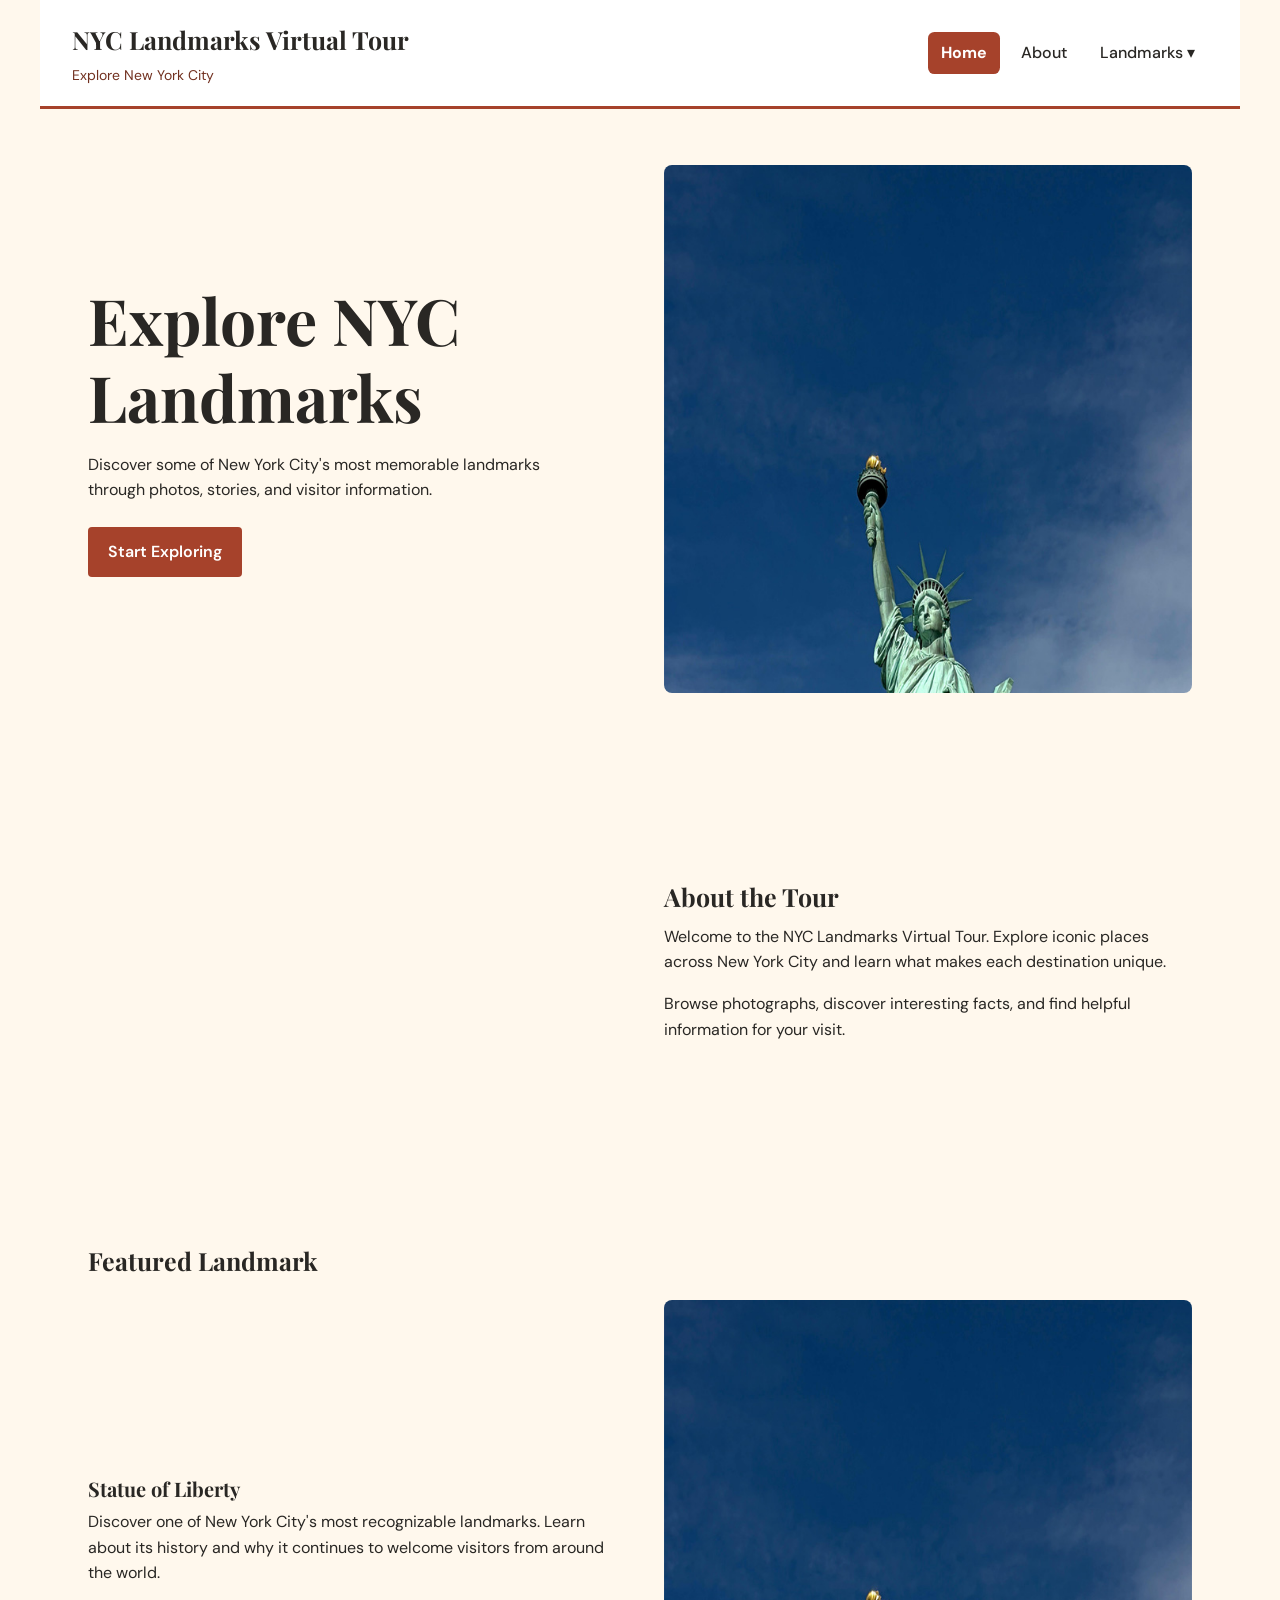
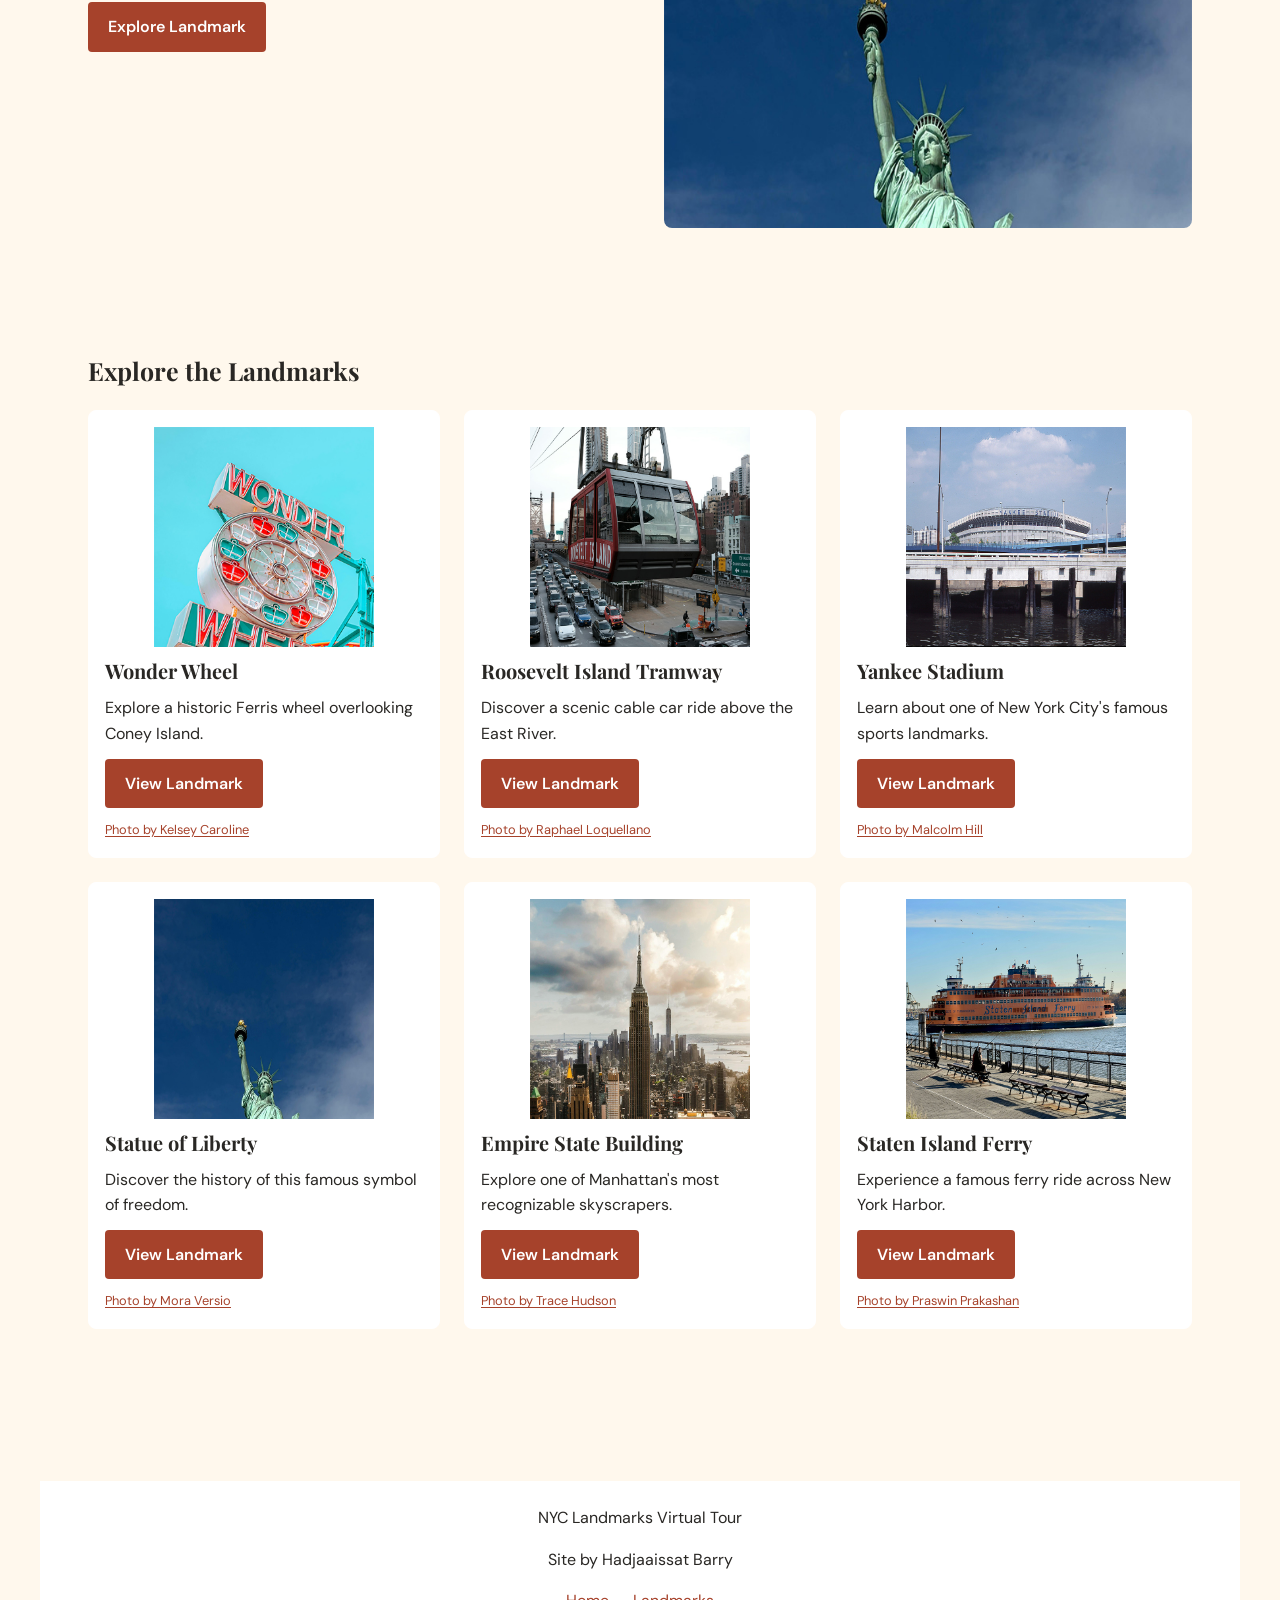
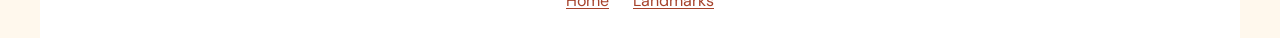
<file: index.html>
<!DOCTYPE html>
<html lang="en">

<head>
    <meta charset="UTF-8">
    <meta name="viewport" content="width=device-width, initial-scale=1.0">

    <title>NYC Landmarks Virtual Tour</title>

    <link rel="stylesheet" href="tokens.css">
    <link rel="stylesheet" href="style.css">
    <link rel="stylesheet" href="nav.css">
</head>

<body>

    <!-- HEADER -->
    <header class="site-header">

        <div class="site-title">
            <a href="index.html">NYC Landmarks Virtual Tour</a>
            <span>Explore New York City</span>
        </div>

        <!-- ACTIVITY 3: DROPDOWN NAVIGATION -->
        <nav class="site-nav" aria-label="Main navigation">

            <a href="index.html" aria-current="page">
                Home
            </a>

            <a href="index.html#about">
                About
            </a>

            <details class="landmarks-dropdown">

                <summary>Landmarks</summary>

                <ul class="dropdown-menu">

                    <li>
                        <a href="landmark-wonder.html">
                            Wonder Wheel
                        </a>
                    </li>

                    <li>
                        <a href="landmark-tram.html">
                            Roosevelt Island Tramway
                        </a>
                    </li>

                    <li>
                        <a href="landmark-yankee.html">
                            Yankee Stadium
                        </a>
                    </li>

                    <li>
                        <a href="landmark-liberty.html">
                            Statue of Liberty
                        </a>
                    </li>

                    <li>
                        <a href="landmark-empire.html">
                            Empire State Building
                        </a>
                    </li>

                    <li>
                        <a href="landmark-ferry.html">
                            Staten Island Ferry
                        </a>
                    </li>

                </ul>

            </details>

        </nav>

    </header>

    <main>

        <!-- SECTION 1: HERO -->
        <section class="home-hero">

            <div class="hero-text">

                <h1>Explore NYC Landmarks</h1>

                <p>
                    Discover some of New York City's
                    most memorable landmarks through
                    photos, stories, and visitor information.
                </p>

                <a class="btn" href="#landmarks">
                    Start Exploring
                </a>

            </div>

            <div class="hero-image">

                <img
                    src="pexels-mora-versio-2150673251-34091093.jpg"
                    alt="Statue of Liberty viewed from below">

            </div>

        </section>

        <!-- SECTION 2: ABOUT THE TOUR -->
        <section class="home-about" id="about">

            <div class="video-wrapper">

                <iframe
                    src="https://www.youtube.com/embed/YrPN6eHYcFE"
                    title="NYC Landmark Tour video"
                    allow="accelerometer; autoplay; clipboard-write; encrypted-media; gyroscope; picture-in-picture; web-share"
                    referrerpolicy="strict-origin-when-cross-origin"
                    allowfullscreen>
                </iframe>

            </div>

            <div class="about-text">

                <h2>About the Tour</h2>

                <p>
                    Welcome to the NYC Landmarks
                    Virtual Tour. Explore iconic
                    places across New York City
                    and learn what makes each
                    destination unique.
                </p>

                <p>
                    Browse photographs, discover
                    interesting facts, and find
                    helpful information for your visit.
                </p>

            </div>

        </section>

        <!-- SECTION 3: FEATURED LANDMARK -->
        <section class="featured-landmark">

            <h2>Featured Landmark</h2>

            <div class="featured-layout">

                <div class="featured-text">

                    <h3>Statue of Liberty</h3>

                    <p>
                        Discover one of New York City's
                        most recognizable landmarks.
                        Learn about its history and
                        why it continues to welcome
                        visitors from around the world.
                    </p>

                    <a class="btn" href="landmark-liberty.html">
                        Explore Landmark
                    </a>

                </div>

                <picture>

                    <source
                        media="(max-width: 600px)"
                        srcset="pexels-mora-versio-2150673251-34091093.jpg">

                    <source
                        media="(min-width: 601px)"
                        srcset="pexels-mora-versio-2150673251-34091093.jpg">

                    <img
                        src="pexels-mora-versio-2150673251-34091093.jpg"
                        alt="Statue of Liberty viewed from below, looking up at the statue">

                </picture>

            </div>

        </section>

        <!-- SECTION 4: EXPLORE LANDMARKS -->
        <section class="landmarks-section" id="landmarks">

            <h2>Explore the Landmarks</h2>

            <div class="landmarks-grid">

                <!-- CARD 1: WONDER WHEEL -->
                <article class="landmark-card">

                    <img
                        src="pexels-kelsey-caroline-774981359-19122990.jpg"
                        alt="Wonder Wheel Ferris wheel at Coney Island">

                    <h3>Wonder Wheel</h3>

                    <p>
                        Explore a historic Ferris wheel
                        overlooking Coney Island.
                    </p>

                    <a class="btn" href="landmark-wonder.html">
                        View Landmark
                    </a>

                    <p class="photo-credit">
                        <a href="https://www.pexels.com/photo/ferris-wheel-in-amusement-park-19122990/">
                            Photo by Kelsey Caroline
                        </a>
                    </p>

                </article>

                <!-- CARD 2: ROOSEVELT ISLAND TRAMWAY -->
                <article class="landmark-card">

                    <img
                        src="pexels-loquellano-12404963.jpg"
                        alt="Roosevelt Island Tramway cable car above a city street">

                    <h3>Roosevelt Island Tramway</h3>

                    <p>
                        Discover a scenic cable car
                        ride above the East River.
                    </p>

                    <a class="btn" href="landmark-tram.html">
                        View Landmark
                    </a>

                    <p class="photo-credit">
                        <a href="https://www.pexels.com/photo/cable-car-above-city-street-12404963/">
                            Photo by Raphael Loquellano
                        </a>
                    </p>

                </article>

                <!-- CARD 3: YANKEE STADIUM -->
                <article class="landmark-card">

                    <img
                        src="pexels-malcolmhill-12360516..jpg"
                        alt="Yankee Stadium under a blue sky">

                    <h3>Yankee Stadium</h3>

                    <p>
                        Learn about one of New York
                        City's famous sports landmarks.
                    </p>

                    <a class="btn" href="landmark-yankee.html">
                        View Landmark
                    </a>

                    <p class="photo-credit">
                        <a href="https://www.pexels.com/photo/yankee-stadium-under-the-blue-sky-12360516/">
                            Photo by Malcolm Hill
                        </a>
                    </p>

                </article>

                <!-- CARD 4: STATUE OF LIBERTY -->
                <article class="landmark-card">

                    <img
                        src="pexels-mora-versio-2150673251-34091093.jpg"
                        alt="Statue of Liberty viewed from below">

                    <h3>Statue of Liberty</h3>

                    <p>
                        Discover the history of this
                        famous symbol of freedom.
                    </p>

                    <a class="btn" href="landmark-liberty.html">
                        View Landmark
                    </a>

                    <p class="photo-credit">
                        <a href="https://www.pexels.com/photo/statue-of-liberty-in-new-york-city-usa-34091093/">
                            Photo by Mora Versio
                        </a>
                    </p>

                </article>

                <!-- CARD 5: EMPIRE STATE BUILDING -->
                <article class="landmark-card">

                    <img
                        src="pexels-tracehudson-2424391.jpg"
                        alt="Empire State Building rising above Manhattan">

                    <h3>Empire State Building</h3>

                    <p>
                        Explore one of Manhattan's
                        most recognizable skyscrapers.
                    </p>

                    <a class="btn" href="landmark-empire.html">
                        View Landmark
                    </a>

                    <p class="photo-credit">
                        <a href="https://www.pexels.com/photo/empire-state-building-2424391/">
                            Photo by Trace Hudson
                        </a>
                    </p>

                </article>

                <!-- CARD 6: STATEN ISLAND FERRY -->
                <article class="landmark-card">

                    <img
                        src="praswin-prakashan-YOCN1a1m_dg-unsplash.jpg"
                        alt="Staten Island Ferry traveling across New York Harbor">

                    <h3>Staten Island Ferry</h3>

                    <p>
                        Experience a famous ferry
                        ride across New York Harbor.
                    </p>

                    <a class="btn" href="landmark-ferry.html">
                        View Landmark
                    </a>

                    <p class="photo-credit">
                        <a href="https://unsplash.com/photos/a-large-ferry-boat-in-a-body-of-water-YOCN1a1m_dg">
                            Photo by Praswin Prakashan
                        </a>
                    </p>

                </article>

            </div>

        </section>

    </main>

    <!-- FOOTER -->
    <footer class="site-footer">

        <p>NYC Landmarks Virtual Tour</p>

        <p>Site by Hadjaaissat Barry</p>

        <nav aria-label="Footer navigation">
            <a href="index.html">Home</a>
            <a href="#landmarks">Landmarks</a>
        </nav>

    </footer>

</body>
</html>
</file>
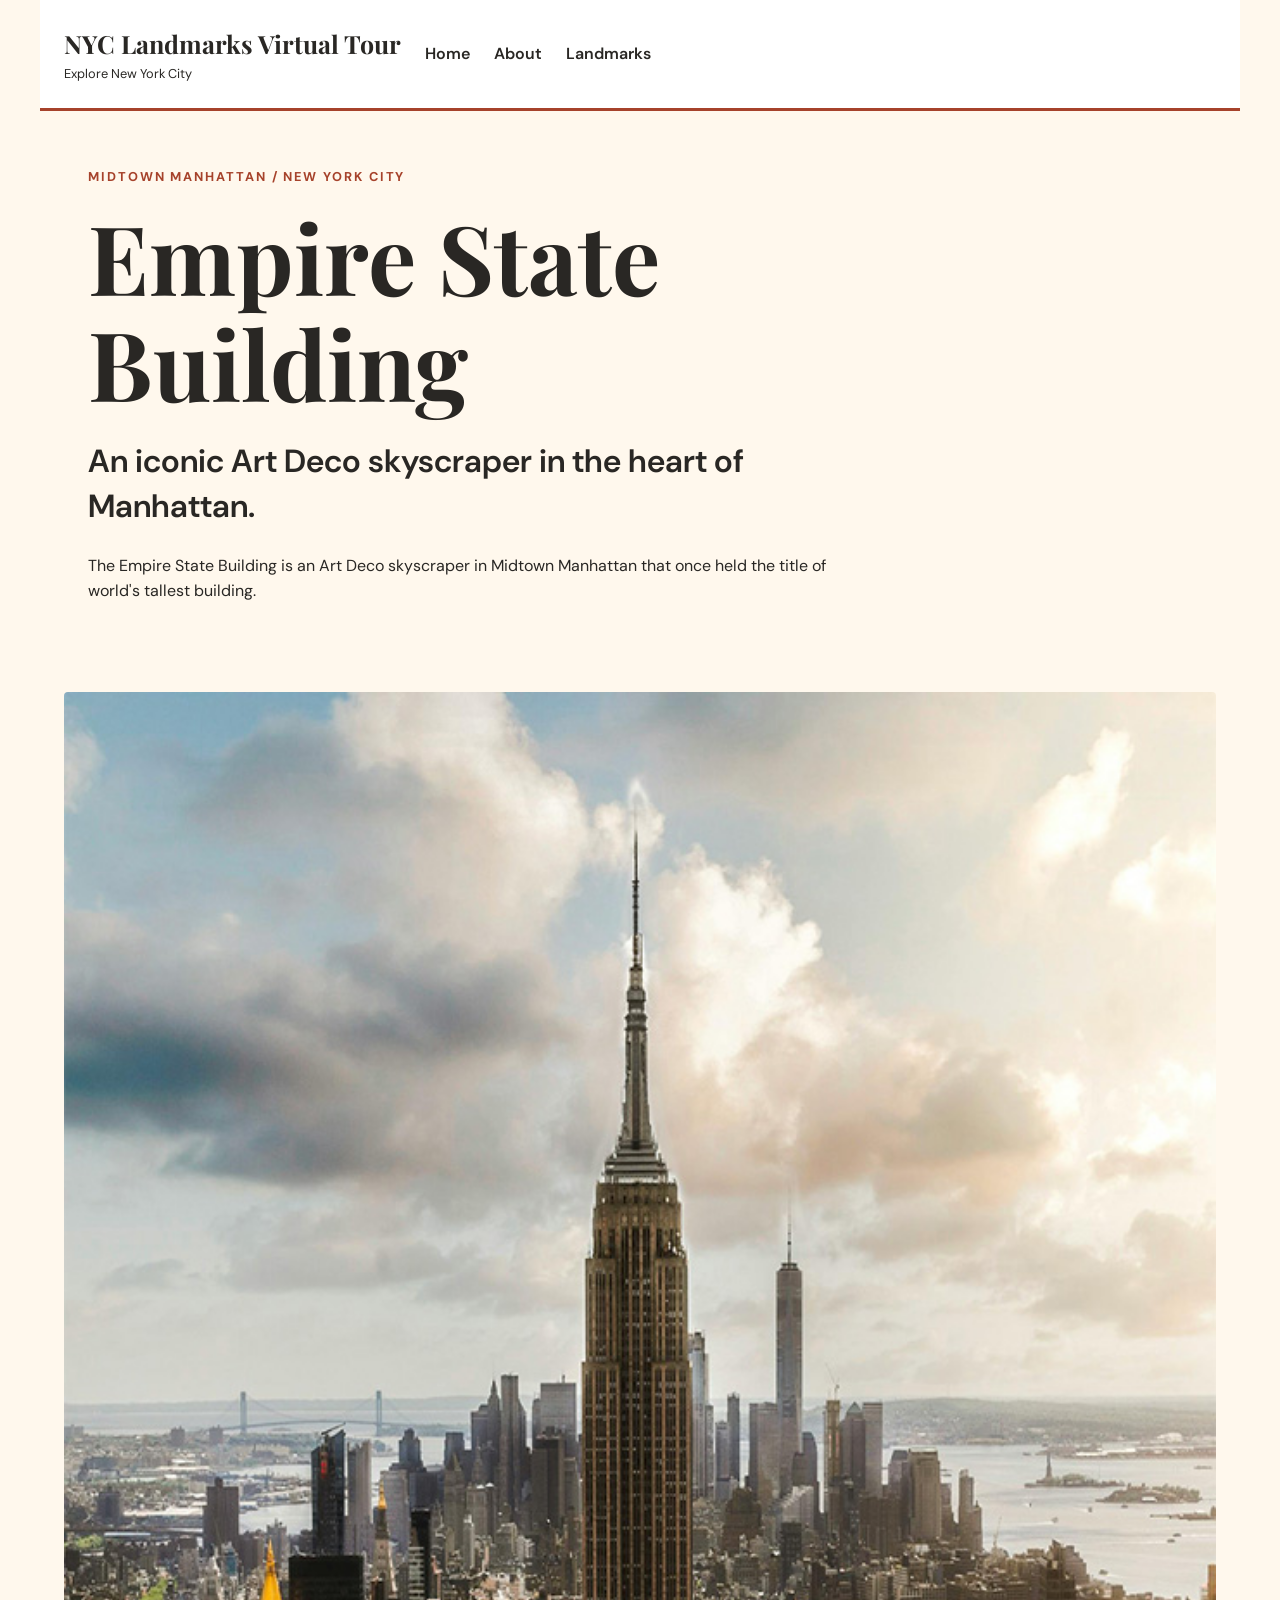
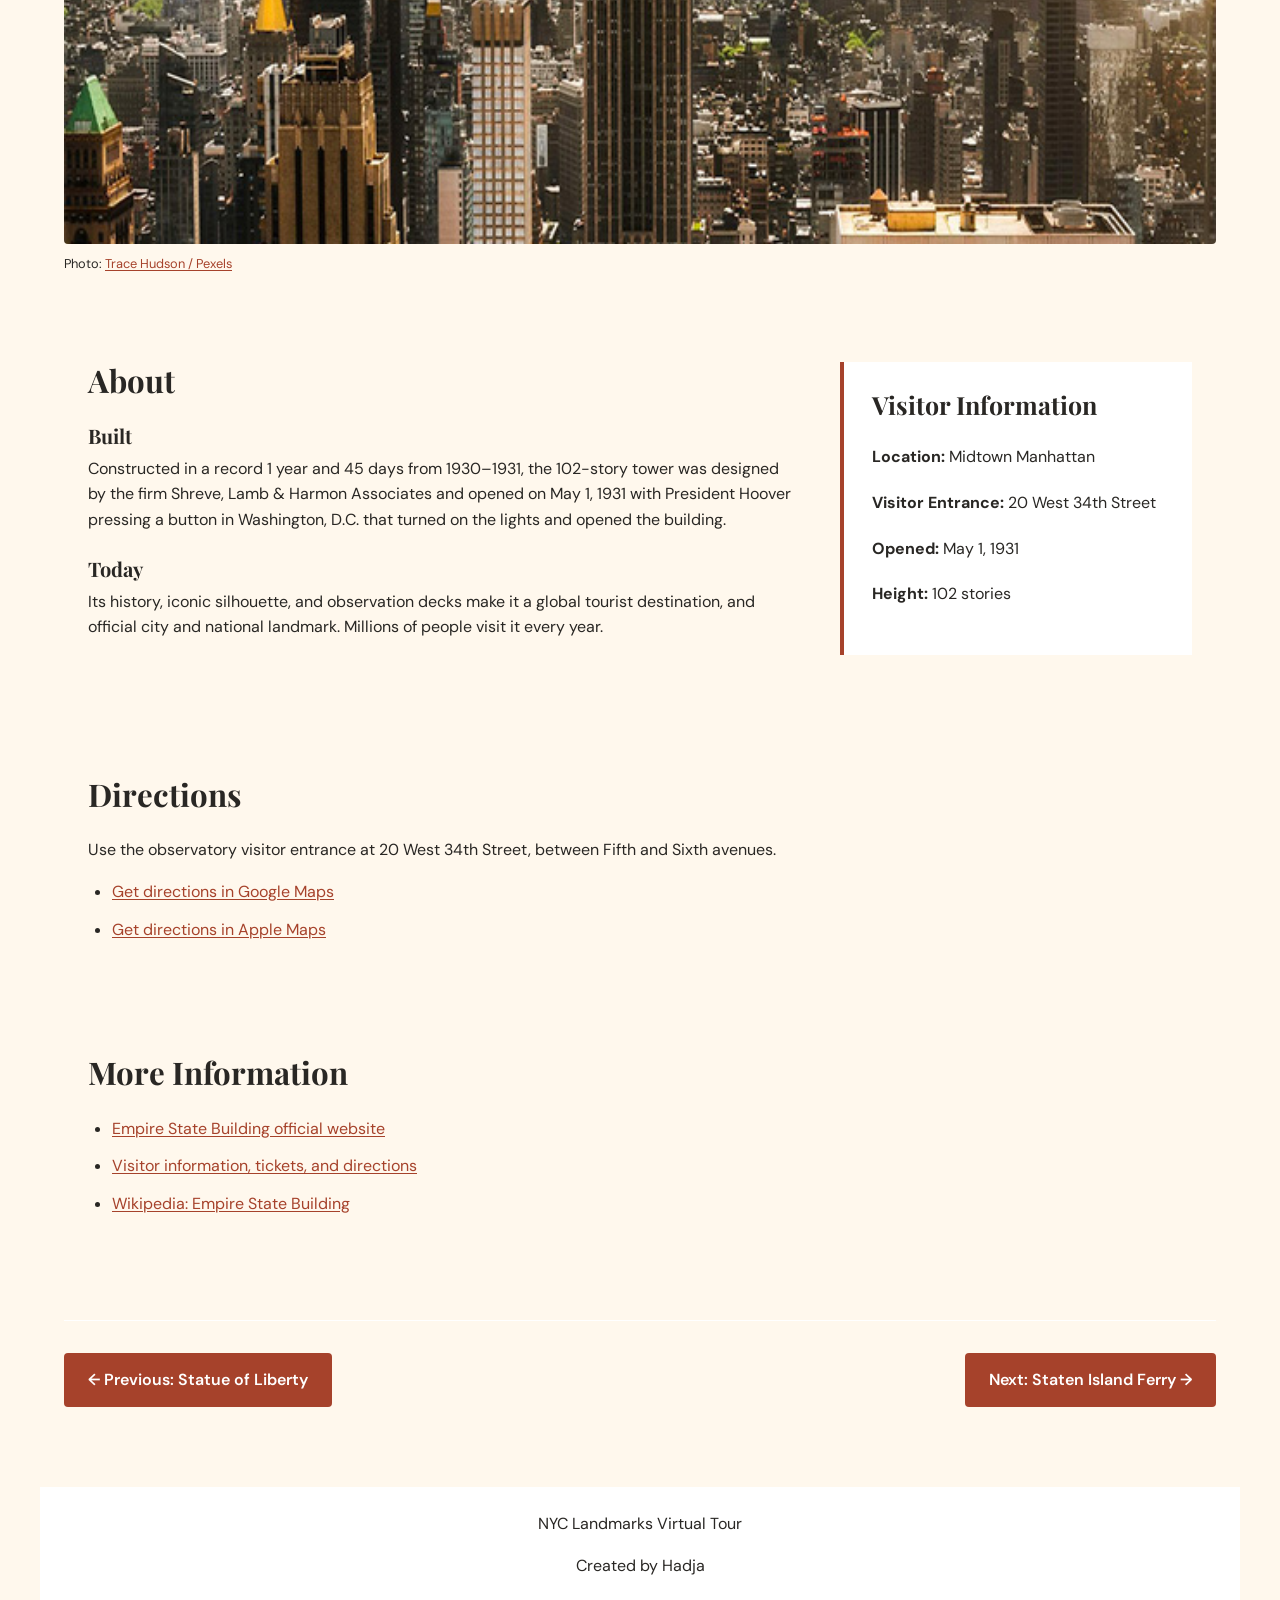
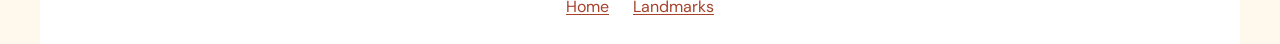
<file: landmark-empire.html>
<!DOCTYPE html>
<html lang="en">
<head>
  <meta charset="UTF-8">
  <meta name="viewport" content="width=device-width, initial-scale=1.0">
  <title>Empire State Building | NYC Landmarks Virtual Tour</title>
  <link rel="stylesheet" href="tokens.css">
  <link rel="stylesheet" href="style.css">
</head>
<body>

  <header class="site-header">
    <div class="site-title">
      <a href="index.html">NYC Landmarks Virtual Tour</a>
      <span>Explore New York City</span>
    </div>

    <nav class="site-nav" aria-label="Main navigation">
      <a href="index.html">Home</a>
      <a href="index.html#about">About</a>
      <a href="index.html#landmarks">Landmarks</a>
    </nav>
  </header>

  <main class="landmark-page">

    <section class="landmark-intro">
      <p class="eyebrow">Midtown Manhattan / New York City</p>
      <h1>Empire State Building</h1>
      <p class="tagline">
        An iconic Art Deco skyscraper in the heart
        of Manhattan.
      </p>
      <p>
        The Empire State Building is an Art Deco skyscraper
        in Midtown Manhattan that once held the title of
        world's tallest building.
      </p>
    </section>

    <figure class="landmark-hero">
      <img
        src="pexels-tracehudson-2424391.jpg"
        alt="Empire State Building rising above Manhattan">
      <figcaption>
        Photo:
        <a href="https://www.pexels.com/photo/empire-state-building-2424391/">
          Trace Hudson / Pexels
        </a>
      </figcaption>
    </figure>

    <section class="landmark-content">
      <div class="landmark-about">
        <h2>About</h2>

        <h3>Built</h3>
        <p>
          Constructed in a record 1 year and 45 days from
          1930–1931, the 102-story tower was designed by the
          firm Shreve, Lamb &amp; Harmon Associates and opened
          on May 1, 1931 with President Hoover pressing a button
          in Washington, D.C. that turned on the lights and
          opened the building.
        </p>

        <h3>Today</h3>
        <p>
          Its history, iconic silhouette, and observation decks
          make it a global tourist destination, and official
          city and national landmark. Millions of people visit
          it every year.
        </p>
      </div>

      <aside class="visitor-info">
        <h2>Visitor Information</h2>
        <p>
          <strong>Location:</strong>
          Midtown Manhattan
        </p>
        <p>
          <strong>Visitor Entrance:</strong>
          20 West 34th Street
        </p>
        <p>
          <strong>Opened:</strong>
          May 1, 1931
        </p>
        <p>
          <strong>Height:</strong>
          102 stories
        </p>
      </aside>
    </section>

    <section class="landmark-directions">
      <h2>Directions</h2>
      <p>
        Use the observatory visitor entrance at 20 West
        34th Street, between Fifth and Sixth avenues.
      </p>

      <ul>
        <li>
          <a href="https://www.google.com/maps/dir/?api=1&amp;destination=Empire%20State%20Building%20Observatory%2C%2020%20West%2034th%20Street%2C%20New%20York%2C%20NY%2010001">
            Get directions in Google Maps
          </a>
        </li>
        <li>
          <a href="https://maps.apple.com/directions?destination=Empire%20State%20Building%20Observatory%2C%2020%20West%2034th%20Street%2C%20New%20York%2C%20NY%2010001">
            Get directions in Apple Maps
          </a>
        </li>
      </ul>
    </section>

    <section class="landmark-more-info">
      <h2>More Information</h2>
      <ul>
        <li>
          <a href="https://www.esbnyc.com/about/history">
            Empire State Building official website
          </a>
        </li>
        <li>
          <a href="https://www.esbnyc.com/visit">
            Visitor information, tickets, and directions
          </a>
        </li>
        <li>
          <a href="https://en.wikipedia.org/wiki/Empire_State_Building">
            Wikipedia: Empire State Building
          </a>
        </li>
      </ul>
    </section>

    <nav class="landmark-pagination" aria-label="Landmark navigation">
      <a class="btn" href="landmark-liberty.html">
        ← Previous: Statue of Liberty
      </a>
      <a class="btn" href="landmark-ferry.html">
        Next: Staten Island Ferry →
      </a>
    </nav>

  </main>

  <footer class="site-footer">
    <p>NYC Landmarks Virtual Tour</p>
    <p>Created by Hadja</p>
    <nav aria-label="Footer navigation">
      <a href="index.html">Home</a>
      <a href="index.html#landmarks">Landmarks</a>
    </nav>
  </footer>

</body>
</html>
</file>
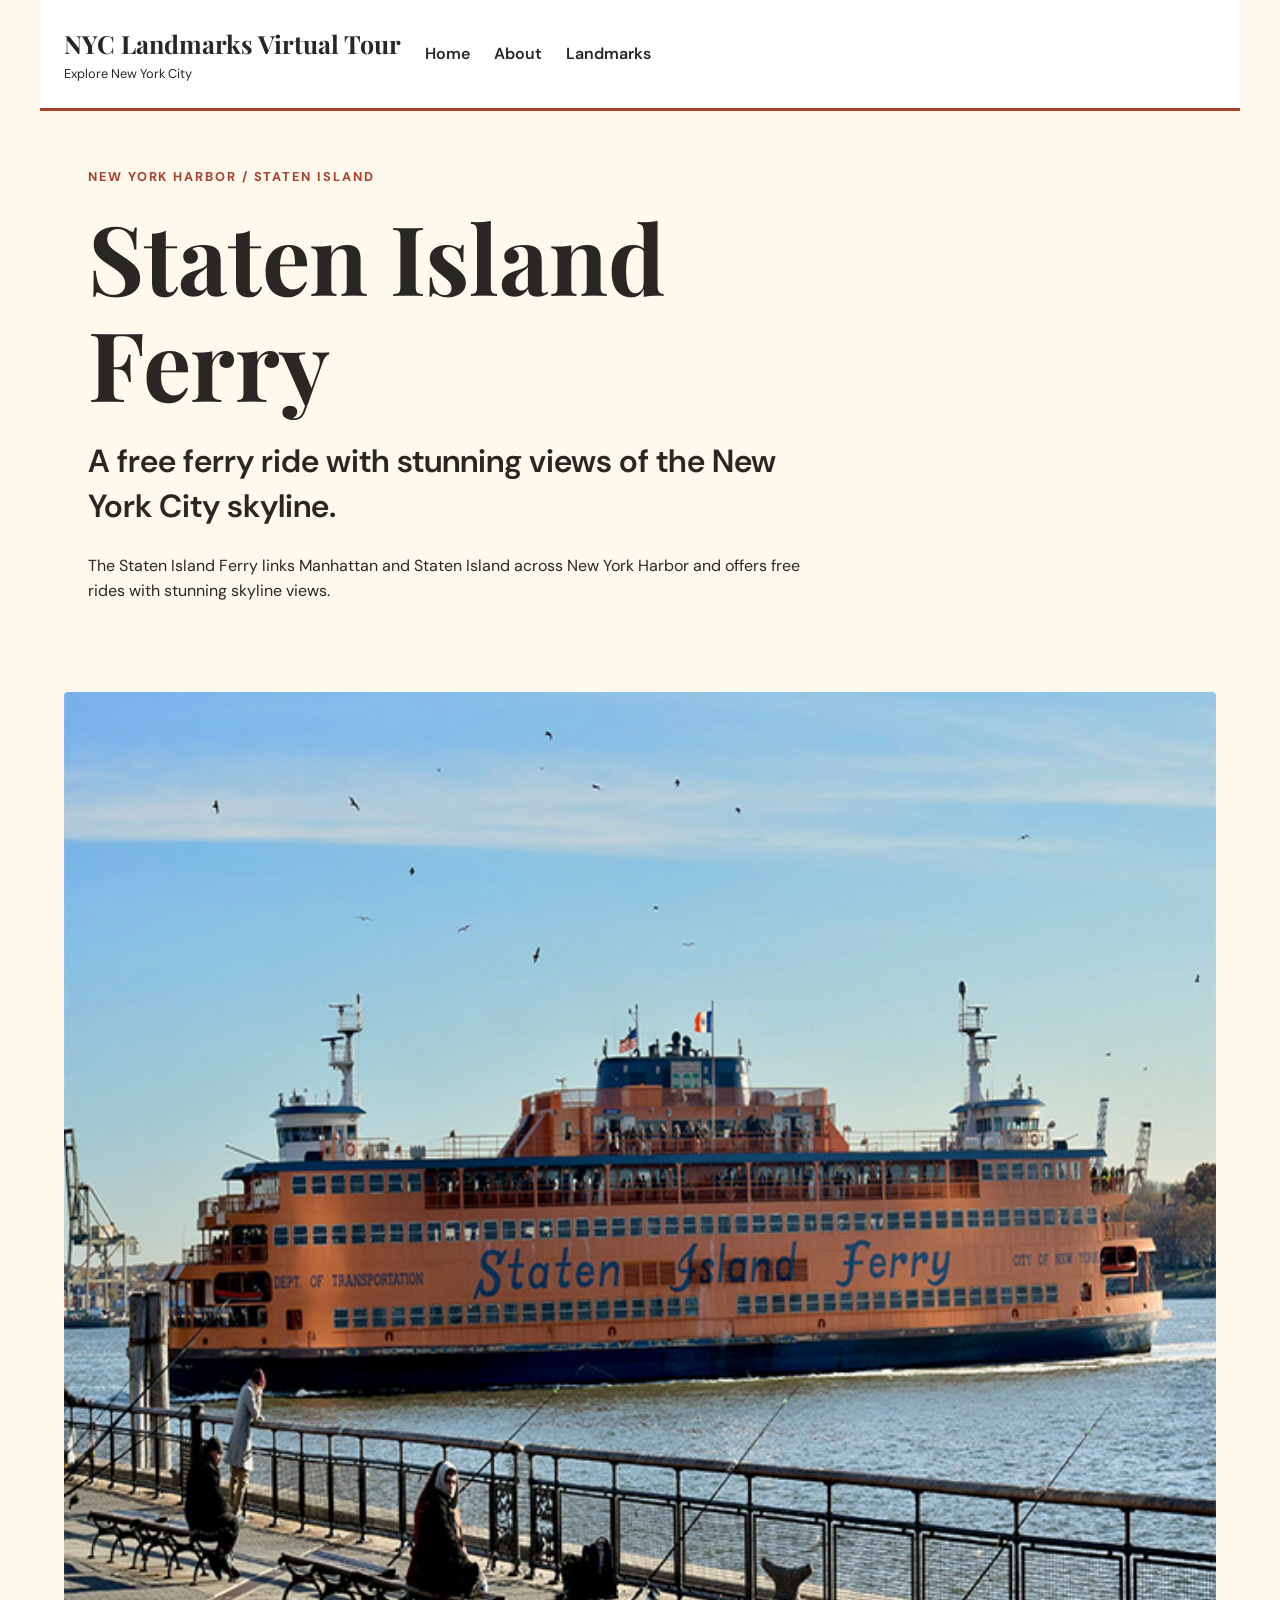
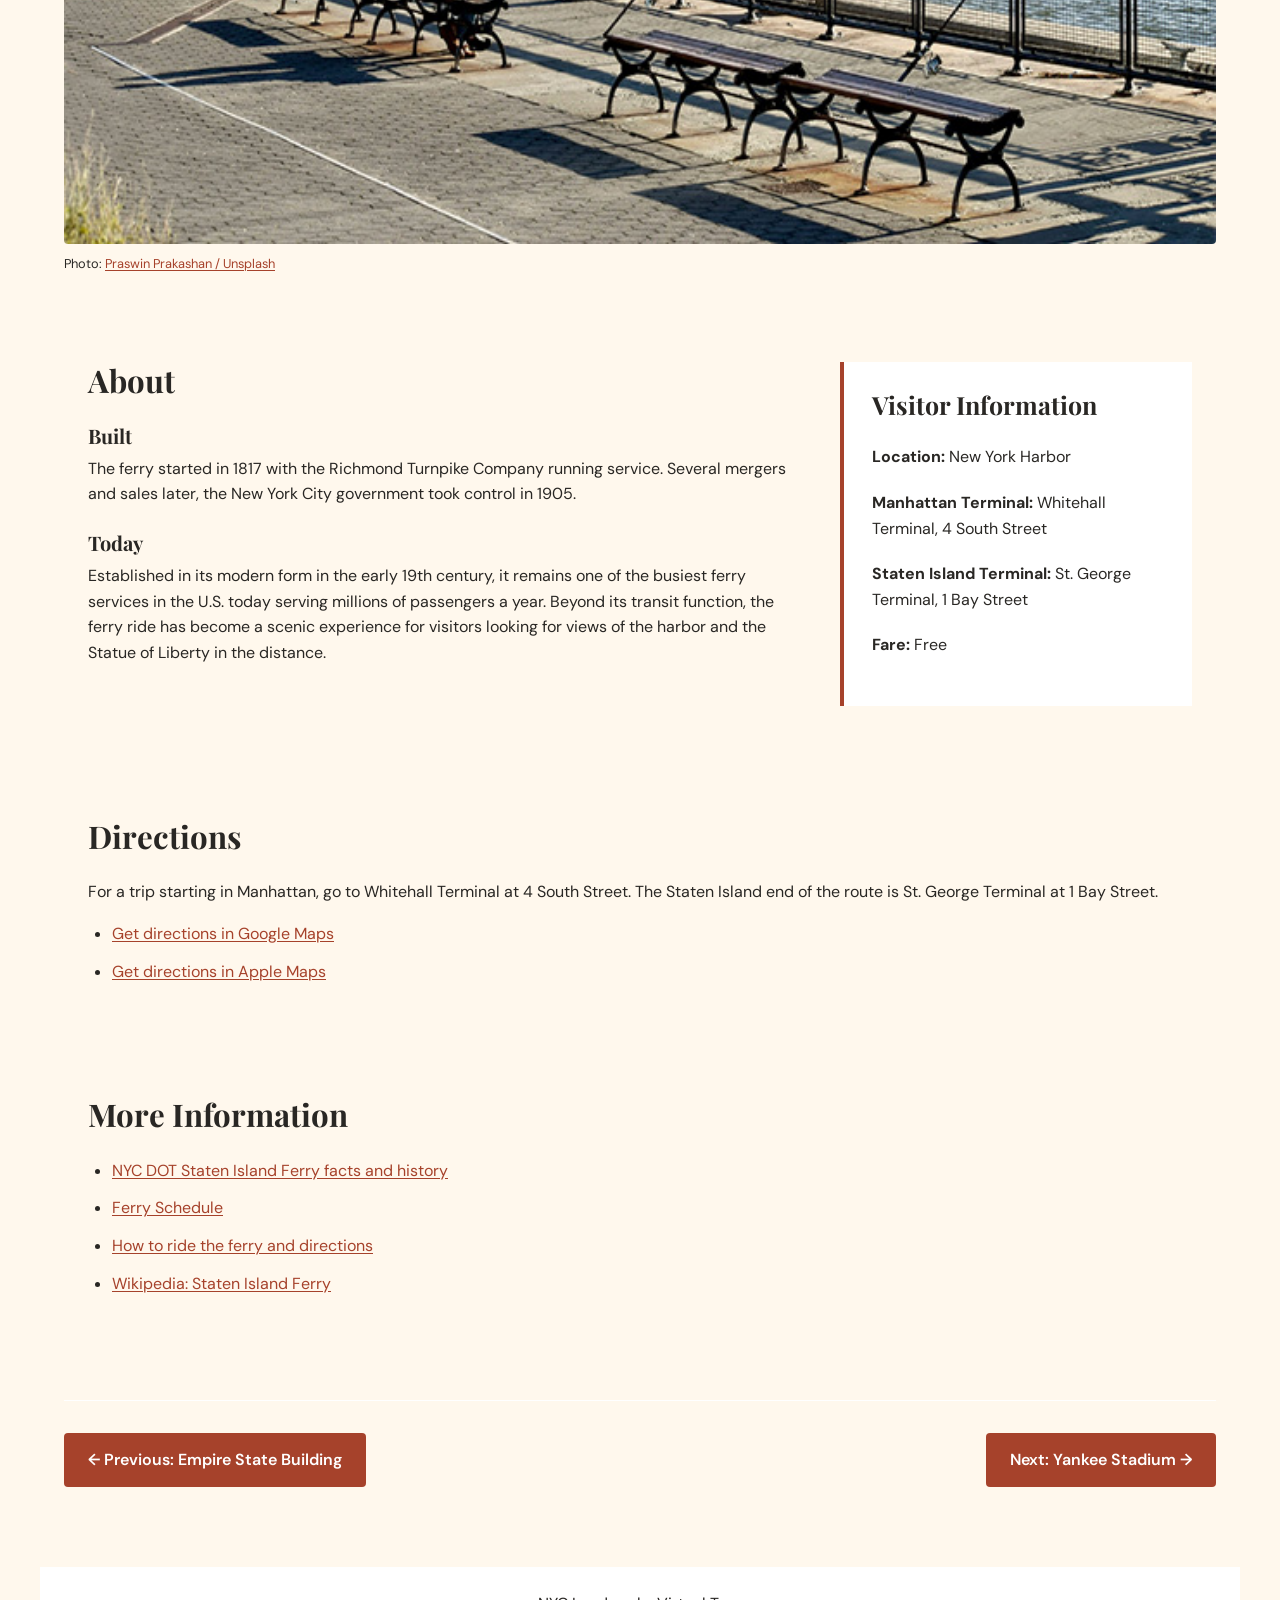
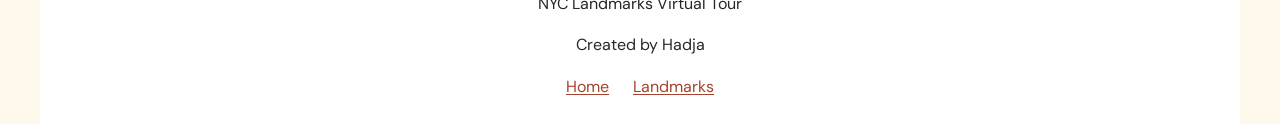
<file: landmark-ferry.html>
<!DOCTYPE html>
<html lang="en">
<head>
  <meta charset="UTF-8">
  <meta name="viewport" content="width=device-width, initial-scale=1.0">
  <title>Staten Island Ferry | NYC Landmarks Virtual Tour</title>
  <link rel="stylesheet" href="tokens.css">
  <link rel="stylesheet" href="style.css">
</head>
<body>

  <header class="site-header">
    <div class="site-title">
      <a href="index.html">NYC Landmarks Virtual Tour</a>
      <span>Explore New York City</span>
    </div>

    <nav class="site-nav" aria-label="Main navigation">
      <a href="index.html">Home</a>
      <a href="index.html#about">About</a>
      <a href="index.html#landmarks">Landmarks</a>
    </nav>
  </header>

  <main class="landmark-page">

    <section class="landmark-intro">
      <p class="eyebrow">New York Harbor / Staten Island</p>
      <h1>Staten Island Ferry</h1>
      <p class="tagline">
        A free ferry ride with stunning views
        of the New York City skyline.
      </p>
      <p>
        The Staten Island Ferry links Manhattan and Staten
        Island across New York Harbor and offers free rides
        with stunning skyline views.
      </p>
    </section>

    <figure class="landmark-hero">
      <img
        src="praswin-prakashan-YOCN1a1m_dg-unsplash.jpg"
        alt="Staten Island Ferry traveling across New York Harbor">
      <figcaption>
        Photo:
        <a href="https://unsplash.com/photos/a-large-ferry-boat-in-a-body-of-water-YOCN1a1m_dg">
          Praswin Prakashan / Unsplash
        </a>
      </figcaption>
    </figure>

    <section class="landmark-content">
      <div class="landmark-about">
        <h2>About</h2>

        <h3>Built</h3>
        <p>
          The ferry started in 1817 with the Richmond Turnpike
          Company running service. Several mergers and sales
          later, the New York City government took control
          in 1905.
        </p>

        <h3>Today</h3>
        <p>
          Established in its modern form in the early 19th
          century, it remains one of the busiest ferry services
          in the U.S. today serving millions of passengers a
          year. Beyond its transit function, the ferry ride has
          become a scenic experience for visitors looking for
          views of the harbor and the Statue of Liberty in
          the distance.
        </p>
      </div>

      <aside class="visitor-info">
        <h2>Visitor Information</h2>
        <p>
          <strong>Location:</strong>
          New York Harbor
        </p>
        <p>
          <strong>Manhattan Terminal:</strong>
          Whitehall Terminal, 4 South Street
        </p>
        <p>
          <strong>Staten Island Terminal:</strong>
          St. George Terminal, 1 Bay Street
        </p>
        <p>
          <strong>Fare:</strong>
          Free
        </p>
      </aside>
    </section>

    <section class="landmark-directions">
      <h2>Directions</h2>
      <p>
        For a trip starting in Manhattan, go to Whitehall
        Terminal at 4 South Street. The Staten Island end
        of the route is St. George Terminal at 1 Bay Street.
      </p>

      <ul>
        <li>
          <a href="https://www.google.com/maps/dir/?api=1&amp;destination=Staten%20Island%20Ferry%20Whitehall%20Terminal%2C%204%20South%20Street%2C%20New%20York%2C%20NY">
            Get directions in Google Maps
          </a>
        </li>
        <li>
          <a href="https://maps.apple.com/directions?destination=Staten%20Island%20Ferry%20Whitehall%20Terminal%2C%204%20South%20Street%2C%20New%20York%2C%20NY">
            Get directions in Apple Maps
          </a>
        </li>
      </ul>
    </section>

    <section class="landmark-more-info">
      <h2>More Information</h2>
      <ul>
        <li>
          <a href="https://www.nyc.gov/html/dot/html/ferrybus/ferry-facts.shtml">
            NYC DOT Staten Island Ferry facts and history
          </a>
        </li>
        <li>
          <a href="https://www.nyc.gov/html/dot/html/ferrybus/siferryschedule.shtml">
            Ferry Schedule
          </a>
        </li>
        <li>
          <a href="https://siferry.com/getting-there/">
            How to ride the ferry and directions
          </a>
        </li>
        <li>
          <a href="https://en.wikipedia.org/wiki/Staten_Island_Ferry">
            Wikipedia: Staten Island Ferry
          </a>
        </li>
      </ul>
    </section>

    <nav class="landmark-pagination" aria-label="Landmark navigation">
      <a class="btn" href="landmark-empire.html">
        ← Previous: Empire State Building
      </a>
      <a class="btn" href="landmark-yankee.html">
        Next: Yankee Stadium →
      </a>
    </nav>

  </main>

  <footer class="site-footer">
    <p>NYC Landmarks Virtual Tour</p>
    <p>Created by Hadja</p>
    <nav aria-label="Footer navigation">
      <a href="index.html">Home</a>
      <a href="index.html#landmarks">Landmarks</a>
    </nav>
  </footer>

</body>
</html>
</file>
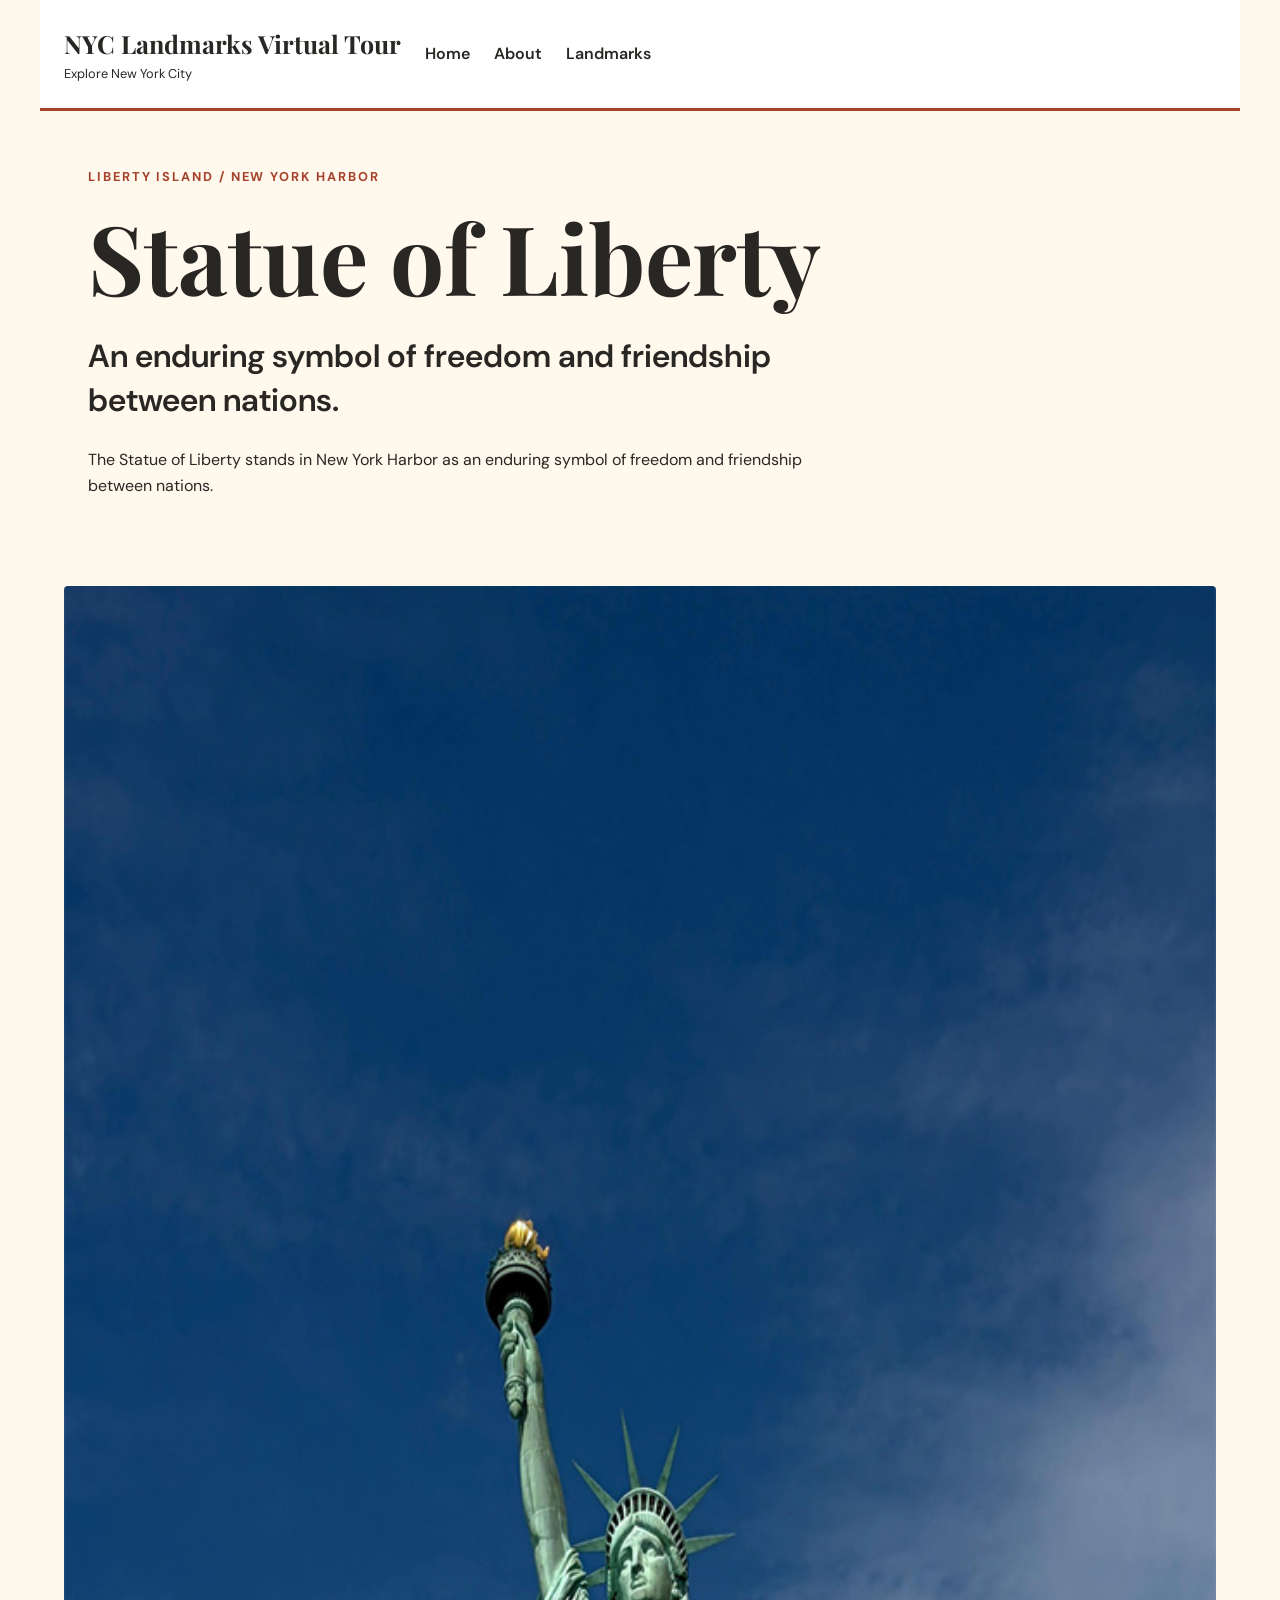
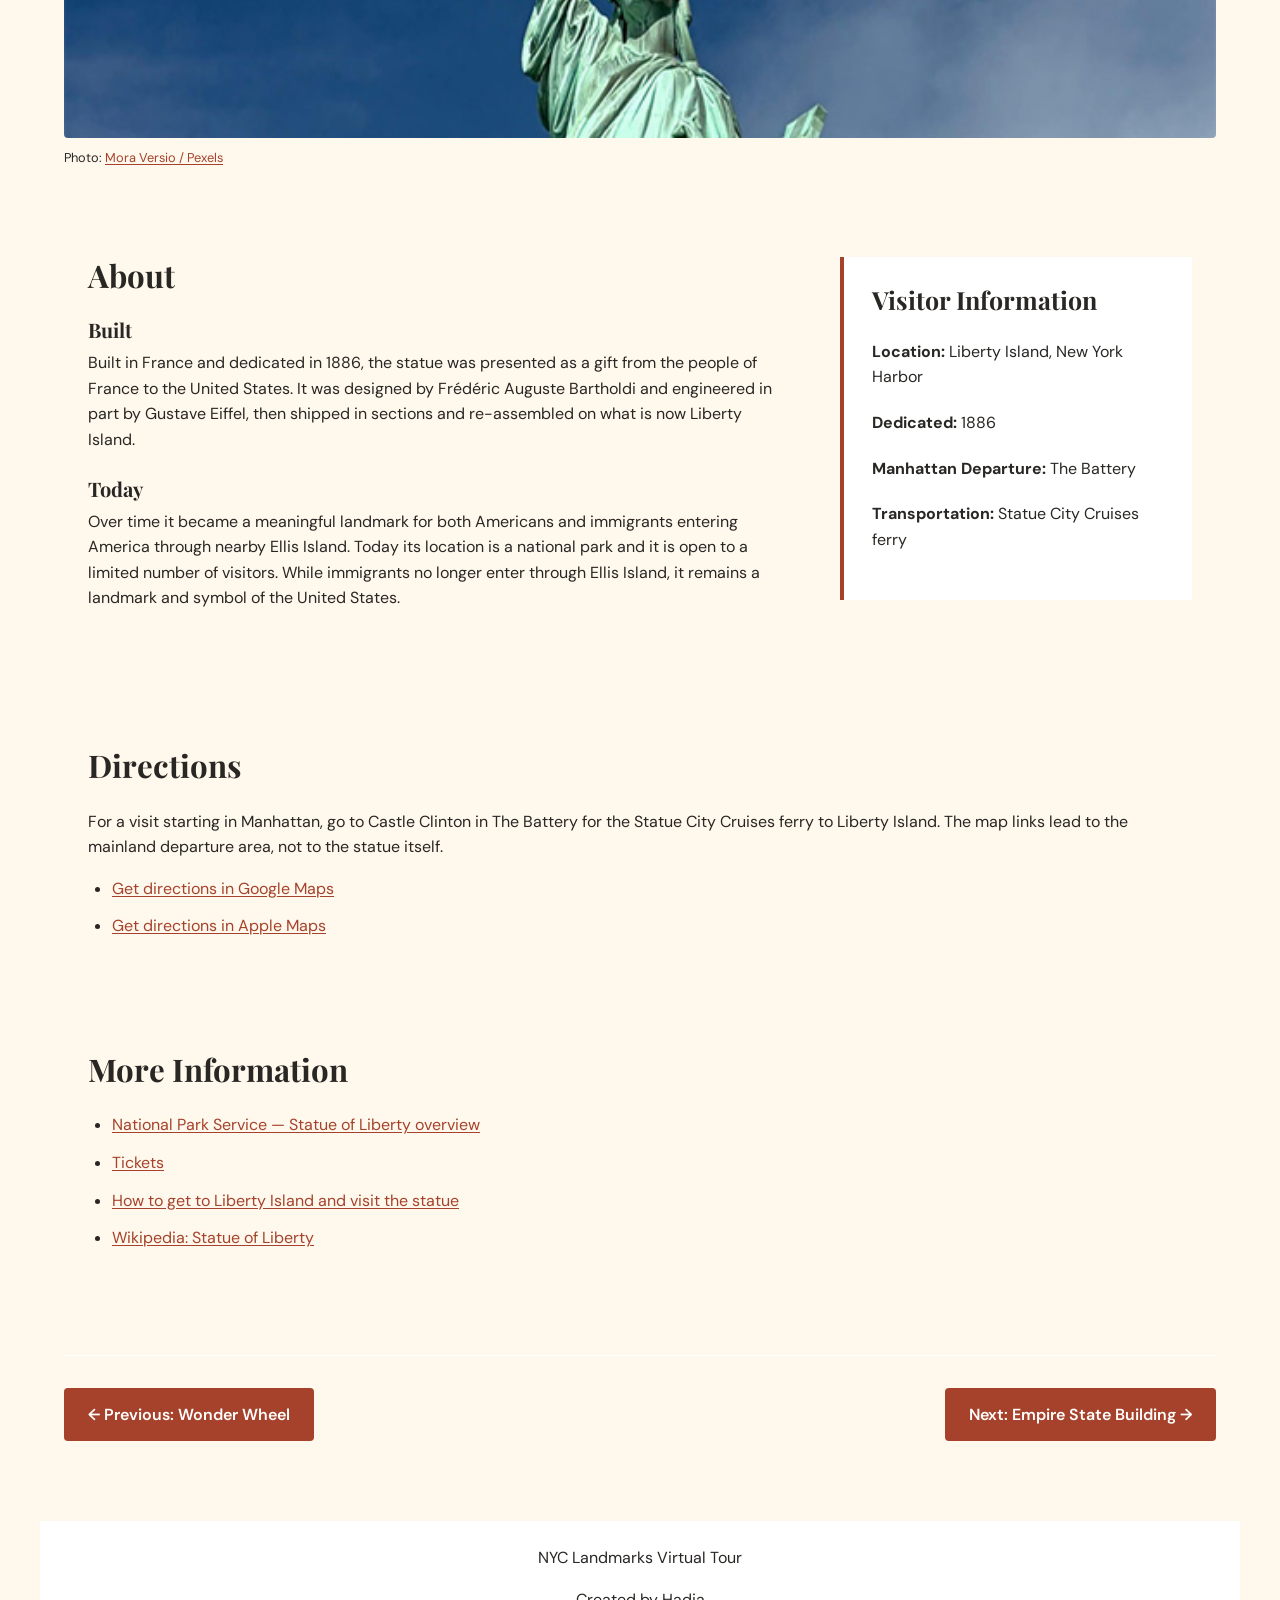
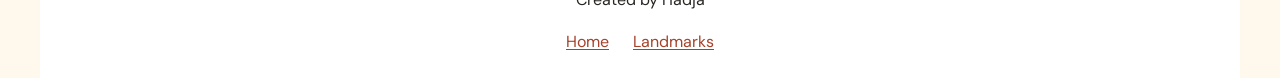
<file: landmark-liberty.html>
<!DOCTYPE html>
<html lang="en">
<head>
  <meta charset="UTF-8">
  <meta name="viewport" content="width=device-width, initial-scale=1.0">
  <title>Statue of Liberty | NYC Landmarks Virtual Tour</title>
  <link rel="stylesheet" href="tokens.css">
  <link rel="stylesheet" href="style.css">
</head>
<body>

  <header class="site-header">
    <div class="site-title">
      <a href="index.html">NYC Landmarks Virtual Tour</a>
      <span>Explore New York City</span>
    </div>

    <nav class="site-nav" aria-label="Main navigation">
      <a href="index.html">Home</a>
      <a href="index.html#about">About</a>
      <a href="index.html#landmarks">Landmarks</a>
    </nav>
  </header>

  <main class="landmark-page">

    <section class="landmark-intro">
      <p class="eyebrow">Liberty Island / New York Harbor</p>
      <h1>Statue of Liberty</h1>
      <p class="tagline">
        An enduring symbol of freedom and friendship
        between nations.
      </p>
      <p>
        The Statue of Liberty stands in New York Harbor
        as an enduring symbol of freedom and friendship
        between nations.
      </p>
    </section>

    <figure class="landmark-hero">
      <img
        src="pexels-mora-versio-2150673251-34091093.jpg"
        alt="Statue of Liberty in New York Harbor">
      <figcaption>
        Photo:
        <a href="https://www.pexels.com/photo/statue-of-liberty-in-new-york-city-usa-34091093/">
          Mora Versio / Pexels
        </a>
      </figcaption>
    </figure>

    <section class="landmark-content">
      <div class="landmark-about">
        <h2>About</h2>

        <h3>Built</h3>
        <p>
          Built in France and dedicated in 1886, the statue
          was presented as a gift from the people of France
          to the United States. It was designed by Frédéric
          Auguste Bartholdi and engineered in part by Gustave
          Eiffel, then shipped in sections and re-assembled
          on what is now Liberty Island.
        </p>

        <h3>Today</h3>
        <p>
          Over time it became a meaningful landmark for both
          Americans and immigrants entering America through
          nearby Ellis Island. Today its location is a national
          park and it is open to a limited number of visitors.
          While immigrants no longer enter through Ellis Island,
          it remains a landmark and symbol of the United States.
        </p>
      </div>

      <aside class="visitor-info">
        <h2>Visitor Information</h2>
        <p>
          <strong>Location:</strong>
          Liberty Island, New York Harbor
        </p>
        <p>
          <strong>Dedicated:</strong>
          1886
        </p>
        <p>
          <strong>Manhattan Departure:</strong>
          The Battery
        </p>
        <p>
          <strong>Transportation:</strong>
          Statue City Cruises ferry
        </p>
      </aside>
    </section>

    <section class="landmark-directions">
      <h2>Directions</h2>
      <p>
        For a visit starting in Manhattan, go to Castle Clinton
        in The Battery for the Statue City Cruises ferry to
        Liberty Island. The map links lead to the mainland
        departure area, not to the statue itself.
      </p>

      <ul>
        <li>
          <a href="https://www.google.com/maps/dir/?api=1&amp;destination=Castle%20Clinton%20National%20Monument%2C%20The%20Battery%2C%20New%20York%2C%20NY">
            Get directions in Google Maps
          </a>
        </li>
        <li>
          <a href="https://maps.apple.com/directions?destination=Castle%20Clinton%20National%20Monument%2C%20The%20Battery%2C%20New%20York%2C%20NY">
            Get directions in Apple Maps
          </a>
        </li>
      </ul>
    </section>

    <section class="landmark-more-info">
      <h2>More Information</h2>
      <ul>
        <li>
          <a href="https://www.nps.gov/stli/">
            National Park Service — Statue of Liberty overview
          </a>
        </li>
        <li>
          <a href="https://www.cityexperiences.com/new-york/city-cruises/statue/">
            Tickets
          </a>
        </li>
        <li>
          <a href="https://www.nps.gov/stli/planyourvisit/directions.htm">
            How to get to Liberty Island and visit the statue
          </a>
        </li>
        <li>
          <a href="https://en.wikipedia.org/wiki/Statue_of_Liberty">
            Wikipedia: Statue of Liberty
          </a>
        </li>
      </ul>
    </section>

    <nav class="landmark-pagination" aria-label="Landmark navigation">
      <a class="btn" href="landmark-wonder.html">
        ← Previous: Wonder Wheel
      </a>
      <a class="btn" href="landmark-empire.html">
        Next: Empire State Building →
      </a>
    </nav>

  </main>

  <footer class="site-footer">
    <p>NYC Landmarks Virtual Tour</p>
    <p>Created by Hadja</p>
    <nav aria-label="Footer navigation">
      <a href="index.html">Home</a>
      <a href="index.html#landmarks">Landmarks</a>
    </nav>
  </footer>

</body>
</html>
</file>
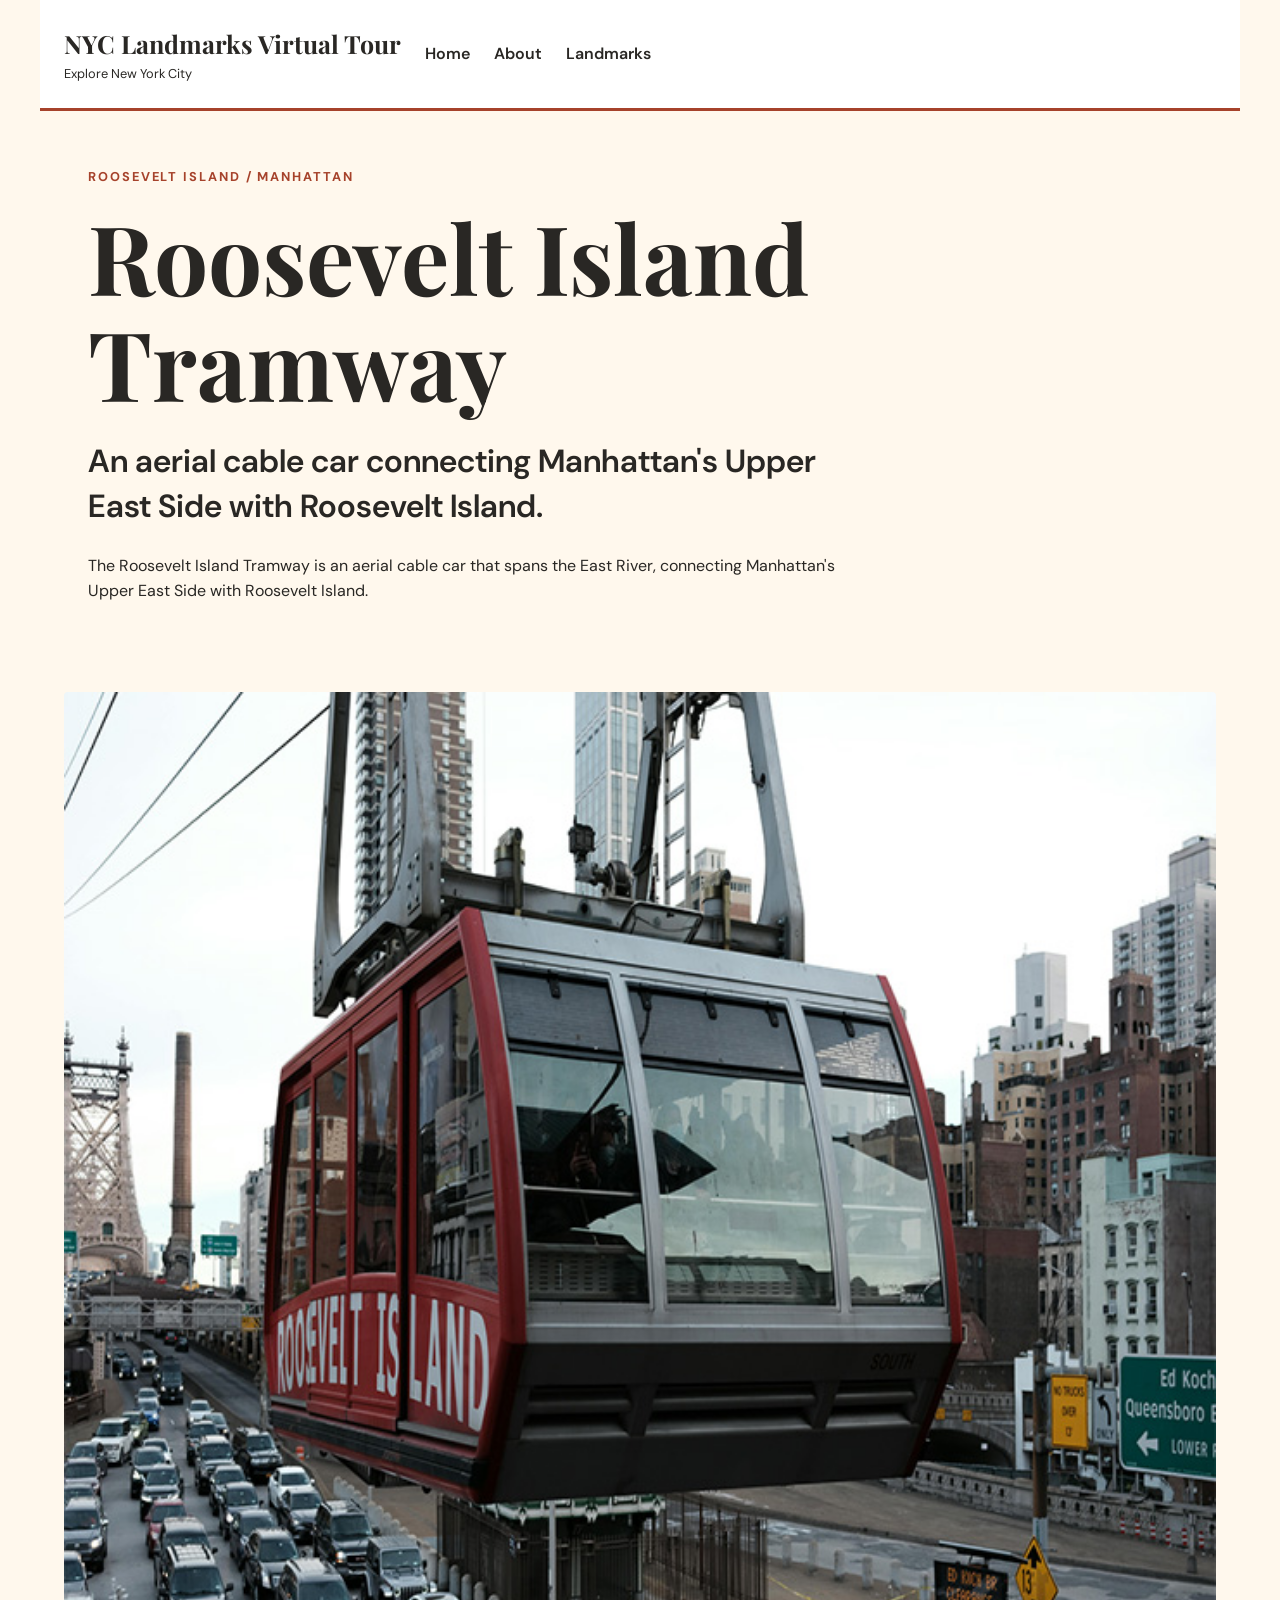
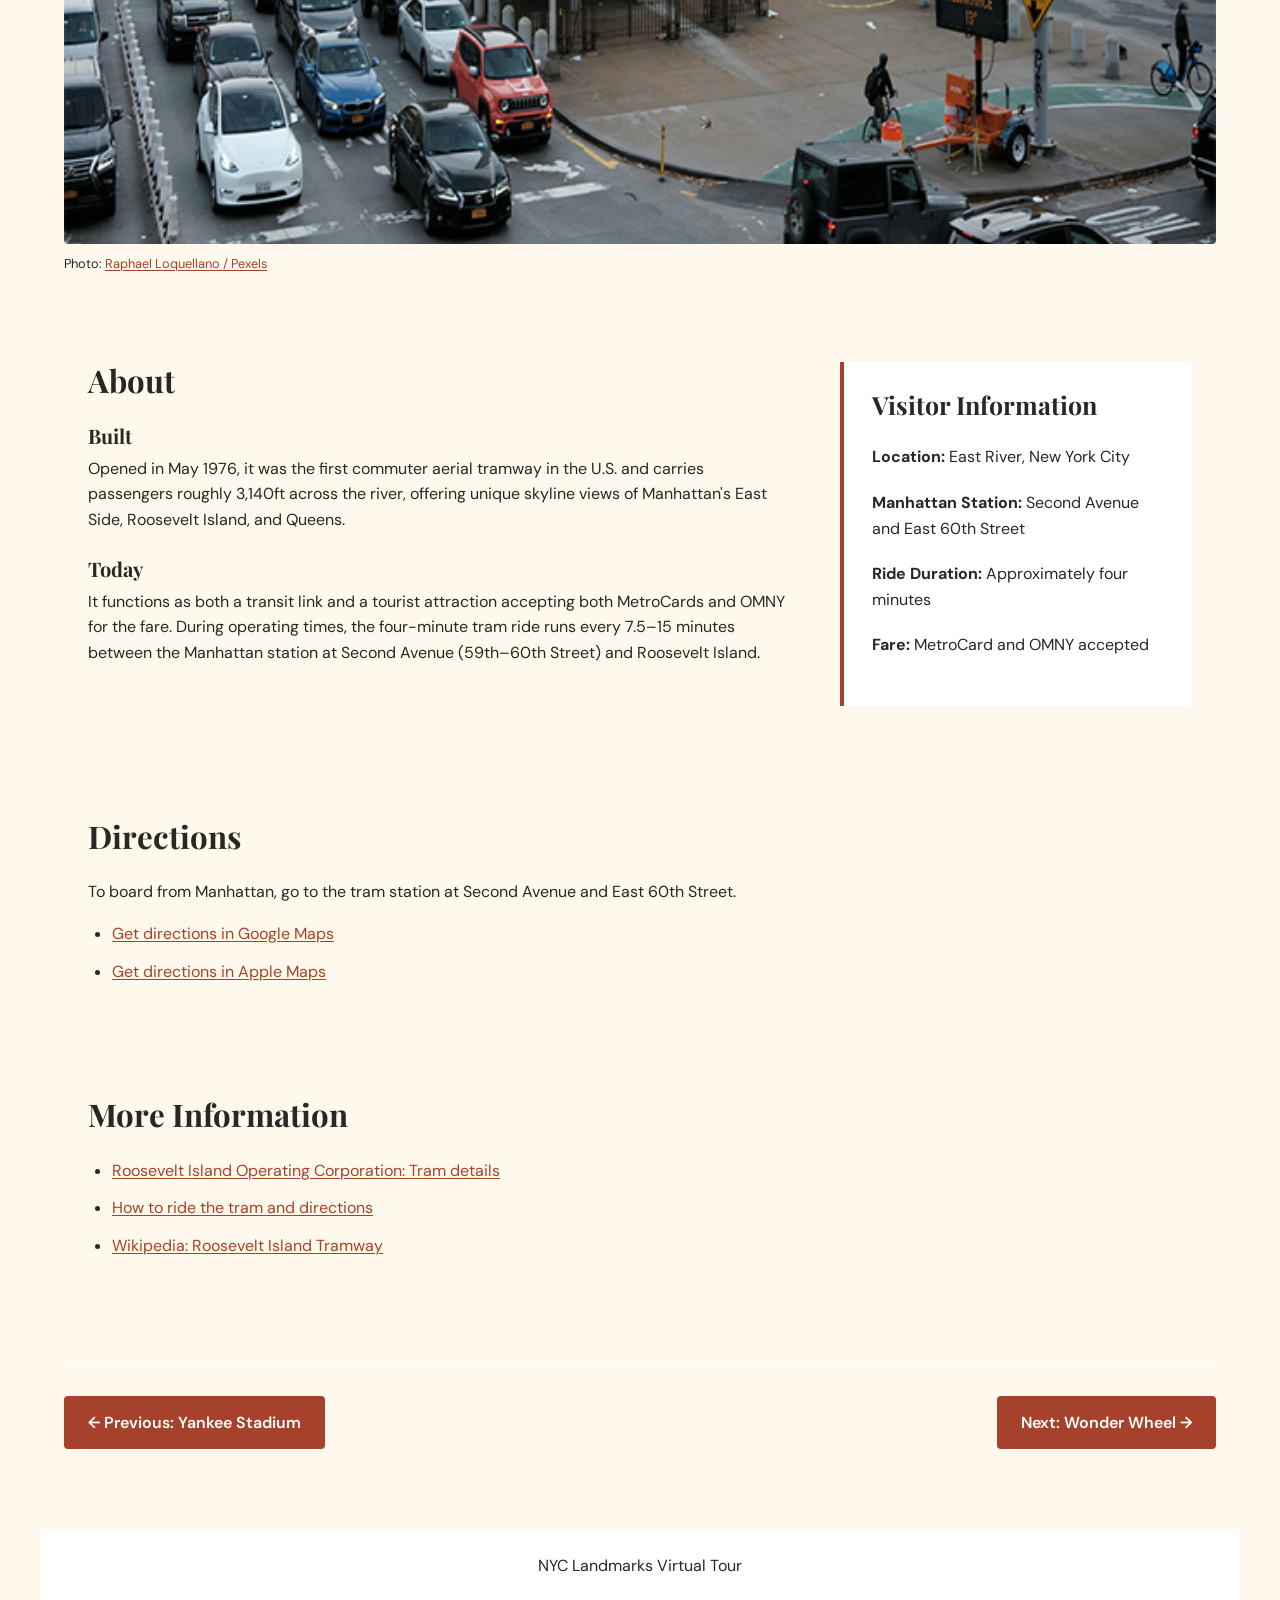
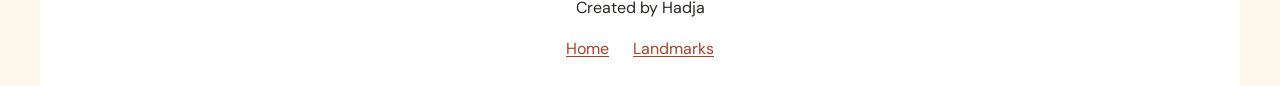
<file: landmark-tram.html>
<!DOCTYPE html>
<html lang="en">
<head>
  <meta charset="UTF-8">
  <meta name="viewport" content="width=device-width, initial-scale=1.0">
  <title>Roosevelt Island Tramway | NYC Landmarks Virtual Tour</title>
  <link rel="stylesheet" href="tokens.css">
  <link rel="stylesheet" href="style.css">
</head>
<body>

  <header class="site-header">
    <div class="site-title">
      <a href="index.html">NYC Landmarks Virtual Tour</a>
      <span>Explore New York City</span>
    </div>

    <nav class="site-nav" aria-label="Main navigation">
      <a href="index.html">Home</a>
      <a href="index.html#about">About</a>
      <a href="index.html#landmarks">Landmarks</a>
    </nav>
  </header>

  <main class="landmark-page">

    <section class="landmark-intro">
      <p class="eyebrow">Roosevelt Island / Manhattan</p>
      <h1>Roosevelt Island Tramway</h1>
      <p class="tagline">
        An aerial cable car connecting Manhattan's
        Upper East Side with Roosevelt Island.
      </p>
      <p>
        The Roosevelt Island Tramway is an aerial cable car
        that spans the East River, connecting Manhattan's
        Upper East Side with Roosevelt Island.
      </p>
    </section>

    <figure class="landmark-hero">
      <img
        src="pexels-loquellano-12404963.jpg"
        alt="Roosevelt Island Tramway cable car above a city street">
      <figcaption>
        Photo:
        <a href="https://www.pexels.com/photo/cable-car-above-city-street-12404963/">
          Raphael Loquellano / Pexels
        </a>
      </figcaption>
    </figure>

    <section class="landmark-content">
      <div class="landmark-about">
        <h2>About</h2>

        <h3>Built</h3>
        <p>
          Opened in May 1976, it was the first commuter aerial
          tramway in the U.S. and carries passengers roughly
          3,140ft across the river, offering unique skyline
          views of Manhattan's East Side, Roosevelt Island,
          and Queens.
        </p>

        <h3>Today</h3>
        <p>
          It functions as both a transit link and a tourist
          attraction accepting both MetroCards and OMNY for
          the fare. During operating times, the four-minute
          tram ride runs every 7.5–15 minutes between the
          Manhattan station at Second Avenue (59th–60th
          Street) and Roosevelt Island.
        </p>
      </div>

      <aside class="visitor-info">
        <h2>Visitor Information</h2>
        <p>
          <strong>Location:</strong>
          East River, New York City
        </p>
        <p>
          <strong>Manhattan Station:</strong>
          Second Avenue and East 60th Street
        </p>
        <p>
          <strong>Ride Duration:</strong>
          Approximately four minutes
        </p>
        <p>
          <strong>Fare:</strong>
          MetroCard and OMNY accepted
        </p>
      </aside>
    </section>

    <section class="landmark-directions">
      <h2>Directions</h2>
      <p>
        To board from Manhattan, go to the tram station
        at Second Avenue and East 60th Street.
      </p>

      <ul>
        <li>
          <a href="https://www.google.com/maps/dir/?api=1&amp;destination=Roosevelt%20Island%20Tramway%20Manhattan%20Station%2C%20East%2060th%20Street%20and%20Second%20Avenue%2C%20New%20York%2C%20NY">
            Get directions in Google Maps
          </a>
        </li>
        <li>
          <a href="https://maps.apple.com/directions?destination=Roosevelt%20Island%20Tramway%20Manhattan%20Station%2C%20East%2060th%20Street%20and%20Second%20Avenue%2C%20New%20York%2C%20NY">
            Get directions in Apple Maps
          </a>
        </li>
      </ul>
    </section>

    <section class="landmark-more-info">
      <h2>More Information</h2>
      <ul>
        <li>
          <a href="https://rioc.ny.gov/302/Tram">
            Roosevelt Island Operating Corporation: Tram details
          </a>
        </li>
        <li>
          <a href="https://www.newyork.co.uk/roosevelt-tram-new-york/">
            How to ride the tram and directions
          </a>
        </li>
        <li>
          <a href="https://en.wikipedia.org/wiki/Roosevelt_Island_Tramway">
            Wikipedia: Roosevelt Island Tramway
          </a>
        </li>
      </ul>
    </section>

    <nav class="landmark-pagination" aria-label="Landmark navigation">
      <a class="btn" href="landmark-yankee.html">
        ← Previous: Yankee Stadium
      </a>
      <a class="btn" href="landmark-wonder.html">
        Next: Wonder Wheel →
      </a>
    </nav>

  </main>

  <footer class="site-footer">
    <p>NYC Landmarks Virtual Tour</p>
    <p>Created by Hadja</p>
    <nav aria-label="Footer navigation">
      <a href="index.html">Home</a>
      <a href="index.html#landmarks">Landmarks</a>
    </nav>
  </footer>

</body>
</html>
</file>
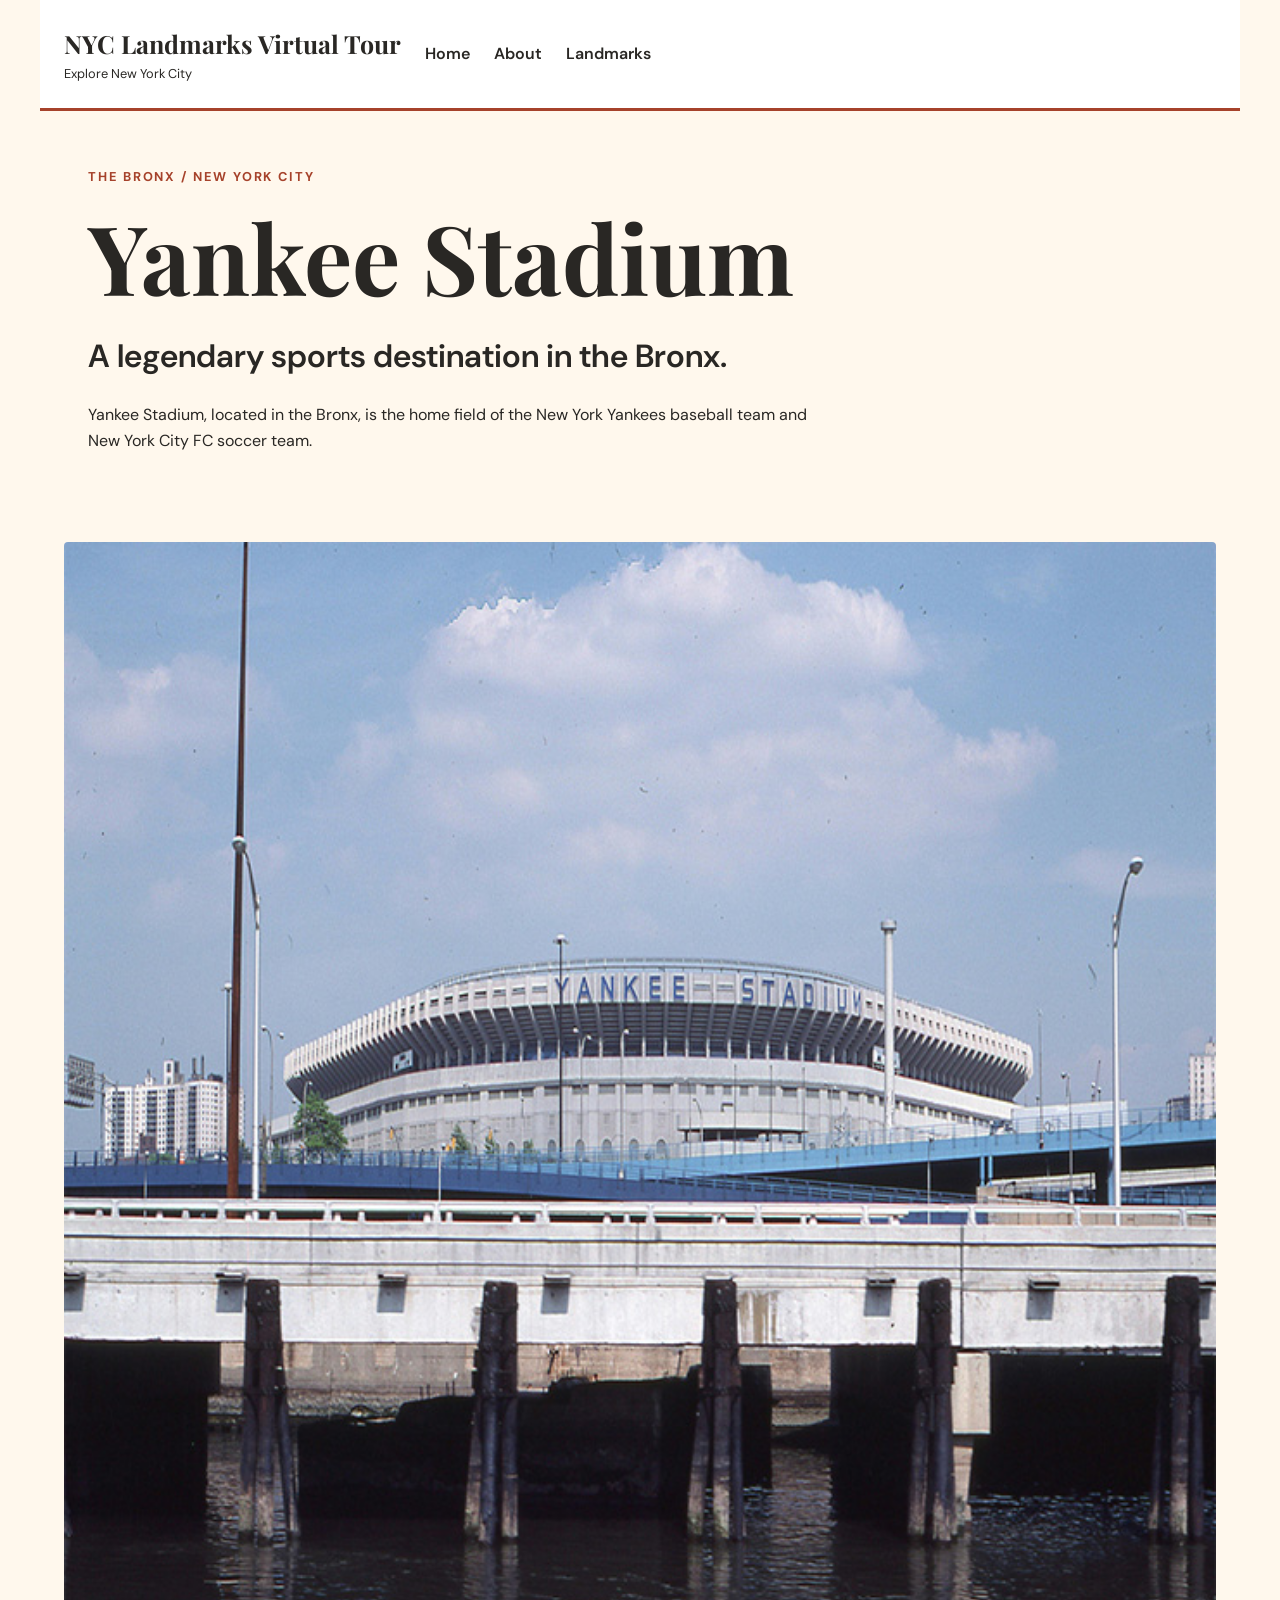
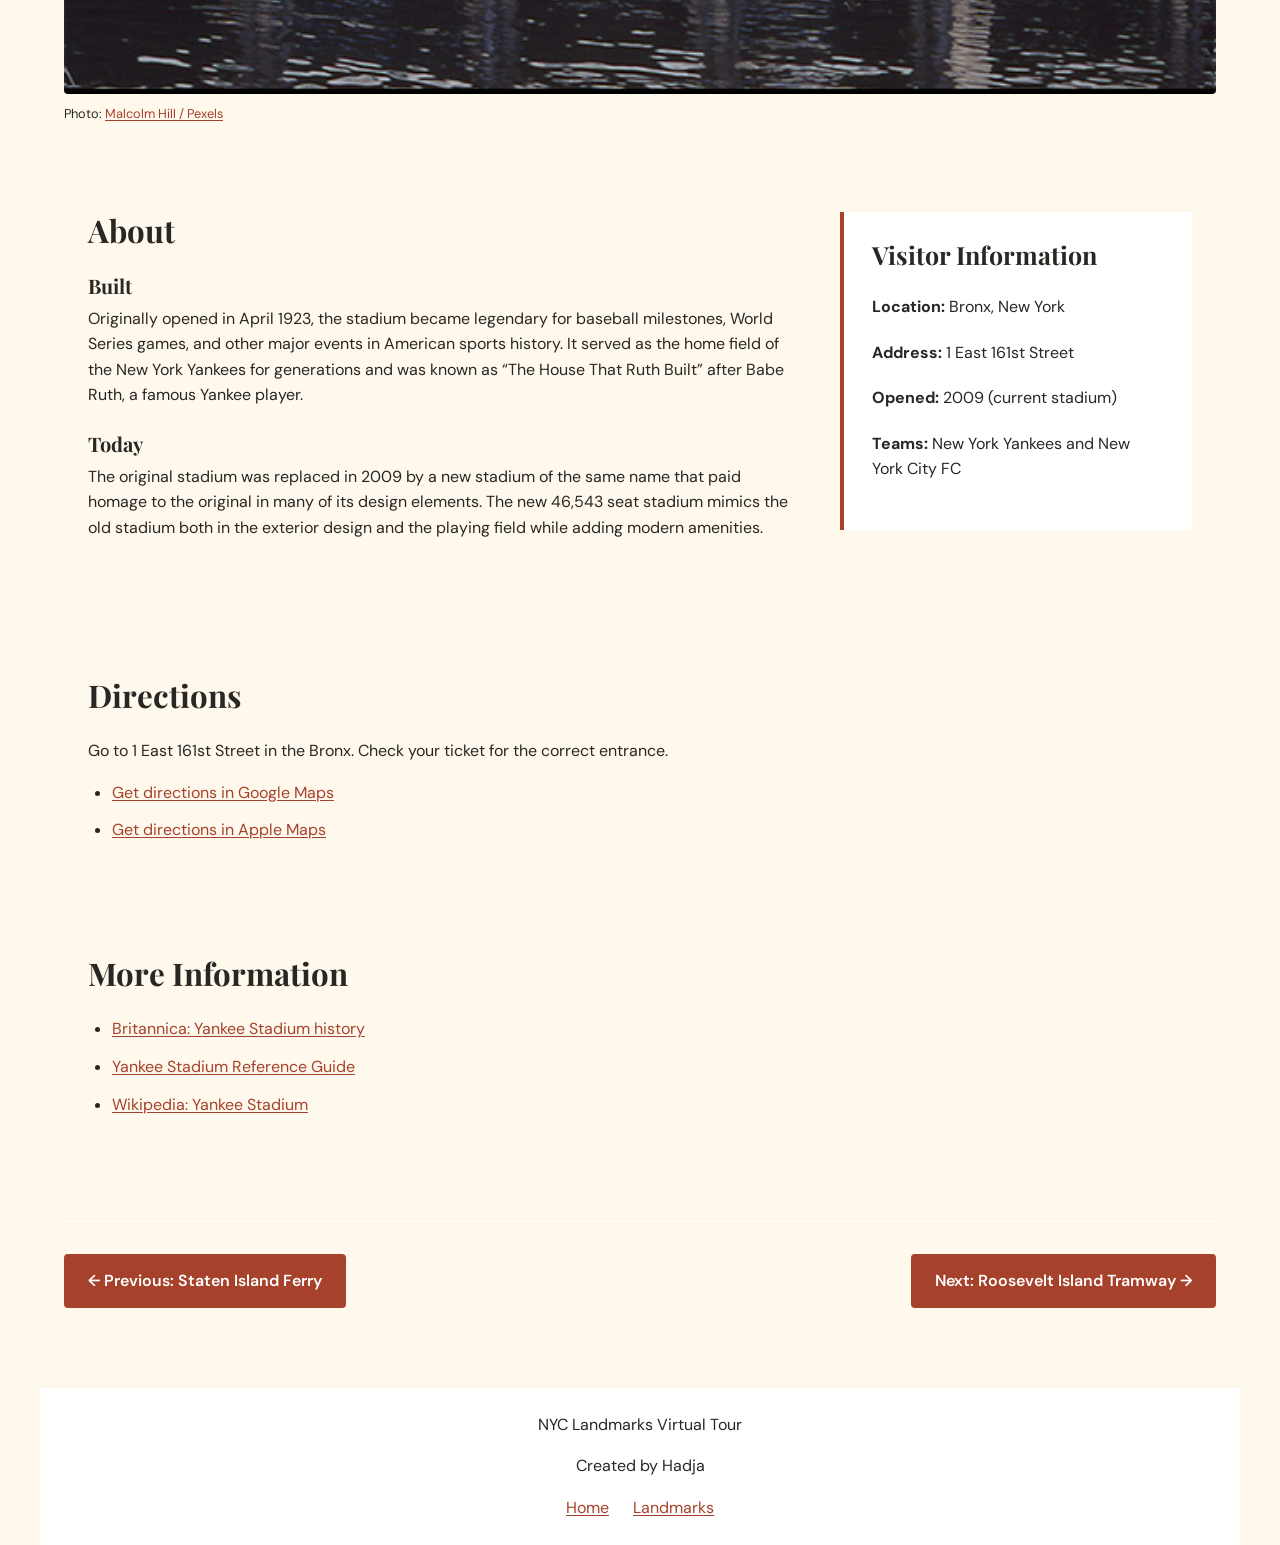
<file: landmark-yankee.html>
<!DOCTYPE html>
<html lang="en">
<head>
  <meta charset="UTF-8">
  <meta name="viewport" content="width=device-width, initial-scale=1.0">
  <title>Yankee Stadium | NYC Landmarks Virtual Tour</title>
  <link rel="stylesheet" href="tokens.css">
  <link rel="stylesheet" href="style.css">
</head>
<body>

  <header class="site-header">
    <div class="site-title">
      <a href="index.html">NYC Landmarks Virtual Tour</a>
      <span>Explore New York City</span>
    </div>

    <nav class="site-nav" aria-label="Main navigation">
      <a href="index.html">Home</a>
      <a href="index.html#about">About</a>
      <a href="index.html#landmarks">Landmarks</a>
    </nav>
  </header>

  <main class="landmark-page">

    <section class="landmark-intro">
      <p class="eyebrow">The Bronx / New York City</p>
      <h1>Yankee Stadium</h1>
      <p class="tagline">
        A legendary sports destination in the Bronx.
      </p>
      <p>
        Yankee Stadium, located in the Bronx, is the home
        field of the New York Yankees baseball team and
        New York City FC soccer team.
      </p>
    </section>

    <figure class="landmark-hero">
      <img
        src="pexels-malcolmhill-12360516..jpg"
        alt="Yankee Stadium under a blue sky">
      <figcaption>
        Photo:
        <a href="https://www.pexels.com/photo/yankee-stadium-under-the-blue-sky-12360516/">
          Malcolm Hill / Pexels
        </a>
      </figcaption>
    </figure>

    <section class="landmark-content">
      <div class="landmark-about">
        <h2>About</h2>

        <h3>Built</h3>
        <p>
          Originally opened in April 1923, the stadium became
          legendary for baseball milestones, World Series games,
          and other major events in American sports history.
          It served as the home field of the New York Yankees
          for generations and was known as “The House That
          Ruth Built” after Babe Ruth, a famous Yankee player.
        </p>

        <h3>Today</h3>
        <p>
          The original stadium was replaced in 2009 by a new
          stadium of the same name that paid homage to the
          original in many of its design elements. The new
          46,543 seat stadium mimics the old stadium both in
          the exterior design and the playing field while
          adding modern amenities.
        </p>
      </div>

      <aside class="visitor-info">
        <h2>Visitor Information</h2>
        <p>
          <strong>Location:</strong>
          Bronx, New York
        </p>
        <p>
          <strong>Address:</strong>
          1 East 161st Street
        </p>
        <p>
          <strong>Opened:</strong>
          2009 (current stadium)
        </p>
        <p>
          <strong>Teams:</strong>
          New York Yankees and New York City FC
        </p>
      </aside>
    </section>

    <section class="landmark-directions">
      <h2>Directions</h2>
      <p>
        Go to 1 East 161st Street in the Bronx.
        Check your ticket for the correct entrance.
      </p>

      <ul>
        <li>
          <a href="https://www.google.com/maps/dir/?api=1&amp;destination=Yankee%20Stadium%2C%201%20East%20161st%20Street%2C%20Bronx%2C%20NY%2010451">
            Get directions in Google Maps
          </a>
        </li>
        <li>
          <a href="https://maps.apple.com/directions?destination=Yankee%20Stadium%2C%201%20East%20161st%20Street%2C%20Bronx%2C%20NY%2010451">
            Get directions in Apple Maps
          </a>
        </li>
      </ul>
    </section>

    <section class="landmark-more-info">
      <h2>More Information</h2>
      <ul>
        <li>
          <a href="https://www.britannica.com/place/Yankee-Stadium">
            Britannica: Yankee Stadium history
          </a>
        </li>
        <li>
          <a href="https://www.mlb.com/yankees/ballpark/information">
            Yankee Stadium Reference Guide
          </a>
        </li>
        <li>
          <a href="https://en.wikipedia.org/wiki/Yankee_Stadium">
            Wikipedia: Yankee Stadium
          </a>
        </li>
      </ul>
    </section>

    <nav class="landmark-pagination" aria-label="Landmark navigation">
      <a class="btn" href="landmark-ferry.html">
        ← Previous: Staten Island Ferry
      </a>
      <a class="btn" href="landmark-tram.html">
        Next: Roosevelt Island Tramway →
      </a>
    </nav>

  </main>

  <footer class="site-footer">
    <p>NYC Landmarks Virtual Tour</p>
    <p>Created by Hadja</p>
    <nav aria-label="Footer navigation">
      <a href="index.html">Home</a>
      <a href="index.html#landmarks">Landmarks</a>
    </nav>
  </footer>

</body>
</html>
</file>
<file: tokens.css>
@import url("https://fonts.googleapis.com/css2?family=Playfair+Display&family=DM+Sans&display=swap");

/* Design System Tokens: Set Base CSS variable values. */
:root {
  /* Typographic Styles */
  --text-size-xs: 0.64rem;
  --text-size-sm: 0.8rem;
  --text-size-md: 1rem;
  --text-size-lg: 1.25rem;
  --text-size-xl: 1.563rem;
  --text-size-2xl: 1.953rem;
  --text-size-3xl: 2.441rem;
  --line-height-base: 1.6;
  --line-height-headings: 1.2;
  --headings-family: "Playfair Display", sans-serif;
  --base-family: "DM Sans", sans-serif;

  /* Color Styles */
  --primary-text: #292724;
  --primary-background: #FFF8ED;
  --action: #A6422B;
  --action-hover: #71301F;
  --button-text: #FFFFFF;

  --alternate-text: #292724;
  --alternate-background:#FFFFFF;
  --alternate-action: #87351F;
  --alternate-action-hover: #642719;
  --alternate-button-text: #FFFFFF;

  /* Spacing Units */
  --space-unit: 0.25rem;
  --space-1: calc(var(--space-unit) * 1);
  --space-2: calc(var(--space-unit) * 2);
  --space-3: calc(var(--space-unit) * 3);
  --space-4: calc(var(--space-unit) * 4);
  --space-6: calc(var(--space-unit) * 6);
  --space-8: calc(var(--space-unit) * 8);
  --space-12: calc(var(--space-unit) * 12);
  --space-16: calc(var(--space-unit) * 16);
  --space-24: calc(var(--space-unit) * 24);
  --space-32: calc(var(--space-unit) * 32);

  /* Layout Styles */
  --page-width: 75rem;
  --grid-gap: var(--space-6);
  --section-spacing: var(--space-12);
  --content-padding: var(--space-6);
}

html {
  font-size: 16px;
}

* {
  box-sizing: border-box;
}

body {
  margin: 0;
  font-family: var(--base-family);
  font-size: var(--text-size-md);
  line-height: var(--line-height-base);
  color: var(--primary-text);
  background-color: var(--primary-background);
  overflow-wrap: break-word;
}

/* Typography */
h1, h2, h3, h4, h5, h6 {
  font-family: var(--headings-family);
  line-height: var(--line-height-headings);
}

h1 {
  font-size: var(--text-size-3xl);
}

h2 {
  font-size: var(--text-size-2xl);
}

h3 {
  font-size: var(--text-size-xl);
}

h4 {
  font-size: var(--text-size-lg);
}

h5 {
  font-size: var(--text-size-md);
}

h6 {
  font-size: var(--text-size-sm);
}


/* Clean heading defaults assuming parent sections handle top spacing */
h1 {
  margin-block-start: 0;
  margin-block-end: var(--space-4); /* 16px on 4px base */
}

h2 {
  margin-block-start: 0;
  margin-block-end: var(--space-3); /* 12px on 4px base */
}

h3 {
  margin-block-start: 0;
  margin-block-end: var(--space-2); /* 8px on 4px base */
}

h4, h5, h6 {
  margin-block-start: 0;
  margin-block-end: var(--space-2); /* 8px on 4px base */
}

p, ul, ol {
  margin: 0 0 var(--space-4);
}

small {
  font-size: var(--text-size-sm);
}

/* Layout */
header, main, footer {
  max-width: var(--page-width);
  margin-inline: auto;
  padding: var(--space-8);
}

section, .alternate {
  padding: var(--content-padding);
}

section + section {
  margin-top: var(--section-spacing);
}

/* Site identity stays separate from the page heading. */
.site-title {
  font-size: var(--text-size-lg);
}

/* Add the alternate class to an element to apply alternate styling. */
.alternate {
  --action: var(--alternate-action);
  --action-hover: var(--alternate-action-hover);
  --button-text: var(--alternate-button-text);
  color: var(--alternate-text);
  background-color: var(--alternate-background);
}

/* Links and buttons */
a {
  color: var(--action);
  text-decoration: underline;
  text-underline-offset: 0.15em;
}

a:hover {
  color: var(--action-hover);
}

button, .button {
  display: inline-block;
  border: 0;
  padding: var(--space-3) var(--space-4);
  font: inherit;
  color: var(--button-text);
  background-color: var(--action);
  text-decoration: none;
  cursor: pointer;
}

button:hover, .button:hover {
  color: var(--button-text);
  background-color: var(--action-hover);
}

a:focus-visible, button:focus-visible {
  outline: 3px solid currentColor;
  outline-offset: 4px;
}
</file>
<file: style.css>
/* ==========================================
   NYC LANDMARKS VIRTUAL TOUR
   PROJECT 3 — MOBILE-FIRST STYLESHEET
   ========================================== */

/* 1. GENERAL STYLES */

* {
  box-sizing: border-box;
}

body {
  margin: 0;
  font-family: var(--base-family, "DM Sans", Arial, sans-serif);
  font-size: var(--text-size-md, 1rem);
  line-height: var(--line-height-base, 1.6);
  color: var(--primary-text, #292724);
  background-color: var(--primary-background, #FFF8ED);
}

img,
video {
  display: block;
  max-width: 100%;
  height: auto;
}

a {
  color: var(--action, #A6422B);
}

a:hover {
  color: var(--action-hover, #71301F);
}

a:focus-visible {
  outline: 3px solid var(--action, #A6422B);
  outline-offset: 4px;
}

h1,
h2,
h3 {
  font-family: var(--headings-family, "Playfair Display", Georgia, serif);
  line-height: var(--line-height-headings, 1.2);
  color: var(--primary-text, #292724);
}

h1 {
  font-size: var(--text-size-2xl, 1.953rem);
  margin: 0 0 var(--space-4, 16px);
}

h2 {
  font-size: var(--text-size-xl, 1.563rem);
}

h3 {
  font-size: var(--text-size-lg, 1.25rem);
}

/* 2. HEADER — MOBILE DEFAULT */

header {
  background-color: var(--alternate-background, #F1E8DA);
  padding: var(--space-6, 24px);
  border-bottom: 3px solid var(--action, #A6422B);
}

.site-header {
  display: flex;
  flex-direction: column;
  align-items: flex-start;
  gap: 16px;
}

.site-title {
  font-family: var(--headings-family, Georgia, serif);
  font-size: var(--text-size-xl, 1.563rem);
  font-weight: bold;
}

.site-title a {
  color: var(--primary-text, #292724);
  text-decoration: none;
}

.site-title span {
  display: block;
  font-family: var(--base-family, Arial, sans-serif);
  font-size: var(--text-size-sm, 0.8rem);
  font-weight: normal;
}

.site-nav {
  display: flex;
  flex-wrap: wrap;
  gap: 16px;
}

.site-nav a {
  color: var(--primary-text, #292724);
  text-decoration: none;
  font-weight: 600;
}

.site-nav a:hover {
  color: var(--action-hover, #71301F);
  text-decoration: underline;
}

/* 3. MAIN CONTENT — MOBILE DEFAULT */

main {
  width: 100%;
  max-width: var(--page-width, 1200px);
  margin: 0 auto;
  padding: var(--space-6, 24px)
           var(--space-4, 16px);
}

/* ==========================================
   HOMEPAGE
   ========================================== */

/* 4. HERO — ONE COLUMN */

.home-hero {
  display: grid;
  grid-template-columns: 1fr;
  gap: 24px;
  align-items: center;
  margin-bottom: var(--section-spacing, 48px);
}

.home-hero h1 {
  font-size: clamp(2rem, 8vw, 2.5rem);
  text-align: left;
}

.hero-text p {
  max-width: 480px;
  margin-bottom: var(--space-6, 24px);
}

/* Show image first on mobile */

.hero-image {
  min-width: 0;
  order: -1;
}

.hero-image img {
  display: block;
  width: 100%;
  height: auto;
  aspect-ratio: auto;
  object-fit: contain;
  border-radius: 8px;
}

/* 5. ABOUT THE TOUR — ONE COLUMN */

.home-about {
  display: grid;
  grid-template-columns: 1fr;
  align-items: center;
  gap: 24px;
  margin-bottom: var(--section-spacing, 48px);
}

.home-about h2 {
  margin-top: 0;
}

/* Responsive video */

.video-wrapper {
  width: 100%;
  max-width: 800px;
  aspect-ratio: 16 / 9;
  margin: 0 auto;
}

.home-about .video-wrapper {
  max-width: none;
}

.video-wrapper iframe {
  display: block;
  width: 100%;
  height: 100%;
  border: 0;
}

/* 6. FEATURED LANDMARK — ONE COLUMN */

.featured-landmark {
  margin-bottom: var(--section-spacing, 48px);
}

.featured-landmark > h2 {
  text-align: left;
  margin: 0 0 var(--space-6, 24px);
}

.featured-layout {
  display: grid;
  grid-template-columns: 1fr;
  align-items: center;
  gap: 24px;
}

.featured-text h3 {
  margin-top: 0;
}

/* Image first on mobile */

.featured-layout picture {
  display: block;
  width: 100%;
  max-width: none;
  margin: 0;
  order: -1;
}

.featured-layout img {
  display: block;
  width: 100%;
  height: auto;
  aspect-ratio: auto;
  object-fit: contain;
  border-radius: 8px;
}

/* 7. LANDMARKS SECTION */

.landmarks-section {
  margin-bottom: var(--section-spacing, 48px);
}

.landmarks-section > h2 {
  margin-bottom: var(--space-6, 24px);
}

/* 8. LANDMARK GRID — ONE COLUMN */

.landmarks-grid {
  display: grid;
  grid-template-columns: 1fr;
  gap: var(--grid-gap, 24px);
}

/* 9. LANDMARK CARDS */

.landmark-card {
  display: flex;
  flex-direction: column;
  gap: 12px;
  padding: var(--space-4, 16px);
  background-color: var(--card-background, #FFFFFF);
  border: 1px solid var(--alternate-background, #F1E8DA);
  border-radius: 8px;
  min-width: 0;
}

.landmark-card h3 {
  font-size: var(--text-size-lg, 1.25rem);
  margin: 0;
}

.landmark-card p {
  margin: 0;
}

/* Full images — no cropping */

.landmark-card img {
  display: block;
  width: 100%;
  height: auto;
  aspect-ratio: auto;
  object-fit: contain;
  background-color: var(--alternate-background, #F1E8DA);
  border-radius: 4px;
}

.landmark-card .btn {
  align-self: flex-start;
  margin-top: auto;
}

.landmark-card .photo-credit {
  font-size: var(--text-size-sm, 0.8rem);
}

.landmark-card .photo-credit a {
  color: var(--action, #A6422B);
}

/* 10. BUTTONS */

.btn {
  display: inline-block;
  padding: 12px 20px;
  background-color: var(--action, #A6422B);
  color: var(--button-text, #FFFFFF);
  text-decoration: none;
  border-radius: 4px;
  font-weight: 600;
  text-align: center;
  transition: background-color 0.2s ease;
}

.btn:hover {
  background-color: var(--action-hover, #71301F);
  color: #FFFFFF;
}

/* ==========================================
   LANDMARK DETAIL PAGE
   ========================================== */

/* 11. PAGE CONTAINER */

.landmark-page {
  max-width: 1200px;
}

.landmark-page h1 {
  text-align: left;
}

/* 12. INTRODUCTION */

.landmark-intro {
  max-width: 850px;
  margin-bottom: 32px;
}

.landmark-intro .eyebrow {
  color: var(--action, #A6422B);
  font-size: var(--text-size-sm, 0.8rem);
  font-weight: bold;
  letter-spacing: 0.15em;
  text-transform: uppercase;
}

.landmark-intro h1 {
  font-size: clamp(2.5rem, 12vw, 3.5rem);
  line-height: 1.1;
  margin: 16px 0 24px;
}

.landmark-intro .tagline {
  font-size: 1.25rem;
  font-weight: 600;
  line-height: 1.4;
  margin-bottom: 24px;
}

.landmark-intro p {
  max-width: 750px;
}

/* 13. LANDMARK HERO — FULL IMAGE */

.landmark-hero {
  margin: 0 0 36px;
}

.landmark-hero img {
  display: block;
  width: 100%;
  height: auto;
  aspect-ratio: auto;
  object-fit: contain;
  border-radius: 4px;
}

.landmark-page figcaption {
  margin-top: 10px;
  font-size: var(--text-size-sm, 0.8rem);
}

.landmark-page figcaption a {
  color: var(--action, #A6422B);
}

/* 14. ABOUT + VISITOR INFO — ONE COLUMN */

.landmark-content {
  display: grid;
  grid-template-columns: 1fr;
  gap: 24px;
  margin-bottom: 48px;
}

.landmark-about h2,
.visitor-info h2,
.landmark-directions h2,
.landmark-more-info h2,
.landmark-gallery h2 {
  font-size: var(--text-size-2xl, 1.953rem);
  margin: 0 0 24px;
}

.landmark-about p {
  margin-bottom: 24px;
}

.visitor-info {
  background-color: var(--alternate-background, #F1E8DA);
  padding: 20px;
  align-self: start;
  border-left: 4px solid var(--action, #A6422B);
}

.visitor-info h2 {
  font-size: var(--text-size-xl, 1.563rem);
}

.visitor-info p {
  margin-bottom: 20px;
}

/* 15. DIRECTIONS */

.landmark-directions {
  margin-bottom: 48px;
}

.landmark-directions ul {
  padding-left: 24px;
}

.landmark-directions li {
  margin-bottom: 12px;
}

.landmark-directions a,
.landmark-more-info a,
.landmark-about a {
  color: var(--action, #A6422B);
}

.landmark-directions a:hover,
.landmark-more-info a:hover,
.landmark-about a:hover {
  color: var(--action-hover, #71301F);
}

/* 16. MORE INFORMATION */

.landmark-more-info {
  margin-bottom: 64px;
}

.landmark-more-info ul {
  padding-left: 24px;
}

.landmark-more-info li {
  margin-bottom: 12px;
}

/* 17. IMAGE GALLERY — ONE COLUMN */

.landmark-gallery {
  margin: 64px 0;
}

.gallery-grid {
  display: grid;
  grid-template-columns: 1fr;
  gap: 32px;
}

.gallery-grid figure {
  margin: 0;
  min-width: 0;
}

.gallery-grid img {
  display: block;
  width: 100%;
  height: auto;
  aspect-ratio: auto;
  object-fit: contain;
  background-color: var(--alternate-background, #F1E8DA);
  border-radius: 4px;
}

.gallery-grid figcaption {
  margin-top: 10px;
}

/* 18. PREVIOUS / NEXT BUTTONS */

.landmark-pagination {
  display: flex;
  flex-direction: column;
  gap: 20px;
  padding-top: 32px;
  border-top: 1px solid var(--alternate-background, #F1E8DA);
}

.landmark-pagination .btn {
  width: 100%;
  padding: 14px 24px;
}

/* ==========================================
   FOOTER
   ========================================== */

footer {
  margin-top: var(--section-spacing, 64px);
  padding: var(--space-6, 24px);
  text-align: center;
  background-color: var(--alternate-background, #F1E8DA);
  color: var(--primary-text, #292724);
}

.site-footer nav {
  display: flex;
  justify-content: center;
  flex-wrap: wrap;
  gap: 24px;
}

.site-footer a {
  color: var(--action, #A6422B);
}

.site-footer a:hover {
  color: var(--action-hover, #71301F);
}

/* ==========================================
   TABLET — 601px AND UP
   ========================================== */

@media (min-width: 601px) {

  main {
    padding: var(--space-8, 32px)
             var(--content-padding, 24px);
  }

  .site-header {
    flex-direction: row;
    align-items: center;
    gap: 24px;
  }

  .site-nav {
    gap: 24px;
  }

  /* Homepage two-column sections */

  .home-hero,
  .home-about,
  .featured-layout {
    grid-template-columns: repeat(2, minmax(0, 1fr));
    gap: 28px;
  }

  .home-hero,
  .home-about,
  .featured-landmark {
    margin-bottom: 64px;
  }

  .hero-image,
  .featured-layout picture {
    order: 0;
  }

  /* Two-column landmark cards */

  .landmarks-grid {
    grid-template-columns: repeat(2, minmax(0, 1fr));
  }

  .landmark-card img {
    height: 220px;
  }

  /* Wonder Wheel layout */

  .landmark-intro h1 {
    font-size: clamp(2.5rem, 7vw, 5rem);
  }

  .landmark-intro .tagline {
    font-size: clamp(1.25rem, 3vw, 2rem);
  }

  .landmark-hero {
    margin-bottom: 40px;
  }

  .visitor-info {
    padding: 28px;
  }

  .gallery-grid {
    grid-template-columns: repeat(2, minmax(0, 1fr));
    gap: 20px;
  }

  .gallery-grid img {
    height: 250px;
  }

  .landmark-pagination {
    flex-direction: row;
    justify-content: space-between;
  }

  .landmark-pagination .btn {
    width: auto;
  }
}

/* ==========================================
   DESKTOP — 901px AND UP
   ========================================== */

@media (min-width: 901px) {

  .home-hero,
  .home-about,
  .featured-layout {
    gap: 48px;
  }

  .home-hero,
  .home-about,
  .featured-landmark {
    margin-bottom: 80px;
  }

  .home-hero h1 {
    font-size: clamp(2.5rem, 5vw, 4.5rem);
  }

  /* Three-column landmark cards */

  .landmarks-grid {
    grid-template-columns: repeat(3, minmax(0, 1fr));
  }

  /* Two-column detail content */

  .landmark-content {
    grid-template-columns: minmax(0, 2fr) minmax(0, 1fr);
    gap: 48px;
    margin-bottom: 64px;
  }

  .landmark-intro {
    margin-bottom: 48px;
  }

  .landmark-intro h1 {
    font-size: clamp(3rem, 8vw, 6rem);
  }

  .landmark-hero {
    margin-bottom: 64px;
  }

  /* Three-column gallery */

  .gallery-grid {
    grid-template-columns: repeat(3, minmax(0, 1fr));
    gap: 24px;
  }
}
</file>
<file: nav.css>
/* =====================================
   ACTIVITY 3: DROPDOWN NAVIGATION
   NYC LANDMARKS VIRTUAL TOUR
   ===================================== */

/* HEADER */

.site-header {
    display: flex;
    flex-direction: column;
    align-items: center;
    gap: 1rem;
    padding: 1rem;
}

/* SITE TITLE */

.site-title {
    text-align: center;
}

.site-title a {
    color: #292724;
    text-decoration: none;
    font-weight: 700;
}

.site-title span {
    display: block;
    margin-top: 0.25rem;
    color: #71301F;
    font-size: 0.875rem;
}

/* MAIN NAVIGATION */

.site-nav {
    display: flex;
    flex-wrap: wrap;
    justify-content: center;
    align-items: center;
    gap: 0.5rem;
    width: 100%;
}

.site-nav > a,
.landmarks-dropdown > summary {
    display: inline-block;
    padding: 0.6rem 0.8rem;
    color: #292724;
    text-decoration: none;
    border-radius: 0.4rem;
    font-weight: 500;
    line-height: 1.4;
    cursor: pointer;
}

/* DROPDOWN CONTAINER */

.landmarks-dropdown {
    position: relative;
}

.landmarks-dropdown > summary {
    list-style: none;
}

.landmarks-dropdown > summary::-webkit-details-marker {
    display: none;
}

.landmarks-dropdown > summary::after {
    content: " ▾";
}

.landmarks-dropdown[open] > summary::after {
    content: " ▴";
}

/* DROPDOWN MENU */

.dropdown-menu {
    position: absolute;
    top: 100%;
    right: 0;
    z-index: 1000;

    width: max-content;
    max-width: min(90vw, 280px);
    margin: 0;
    padding: 0.5rem;

    list-style: none;
    background-color: #FFF8ED;
    border: 1px solid #D8C9B5;
    border-radius: 0.5rem;
    box-shadow: 0 4px 12px rgba(0, 0, 0, 0.12);
}

.dropdown-menu li {
    margin: 0;
}

.dropdown-menu a {
    display: block;
    padding: 0.75rem 1rem;
    color: #292724;
    text-decoration: none;
    border-radius: 0.3rem;
    overflow-wrap: break-word;
}

/* HOVER EFFECT */

.site-nav > a:hover,
.landmarks-dropdown > summary:hover,
.dropdown-menu a:hover {
    background-color: #A6422B;
    color: #FFFFFF;
}

/* CURRENT PAGE */

.site-nav a[aria-current="page"] {
    background-color: #A6422B;
    color: #FFFFFF;
    font-weight: 700;
}

/* ACTIVE LANDMARK DROPDOWN */

.landmarks-dropdown:has(a[aria-current="page"]) > summary {
    color: #A6422B;
    font-weight: 700;
}

/* KEYBOARD ACCESSIBILITY */

.site-nav a:focus-visible,
.landmarks-dropdown > summary:focus-visible,
.site-title a:focus-visible {
    outline: 3px solid #A6422B;
    outline-offset: 3px;
}

/* MOBILE */

@media (max-width: 600px) {
    .site-header {
        padding: 1rem;
    }

    .site-nav {
        justify-content: center;
    }

    .dropdown-menu {
        right: 50%;
        transform: translateX(50%);
        max-width: min(90vw, 260px);
    }
}

/* TABLET */

@media (min-width: 601px) {
    .site-header {
        padding: 1.25rem 2rem;
    }
}

/* DESKTOP */

@media (min-width: 901px) {
    .site-header {
        flex-direction: row;
        justify-content: space-between;
        align-items: center;
        gap: 2rem;
    }

    .site-title {
        text-align: left;
        flex-shrink: 0;
    }

    .site-nav {
        width: auto;
        justify-content: flex-end;
    }
}
</file>
